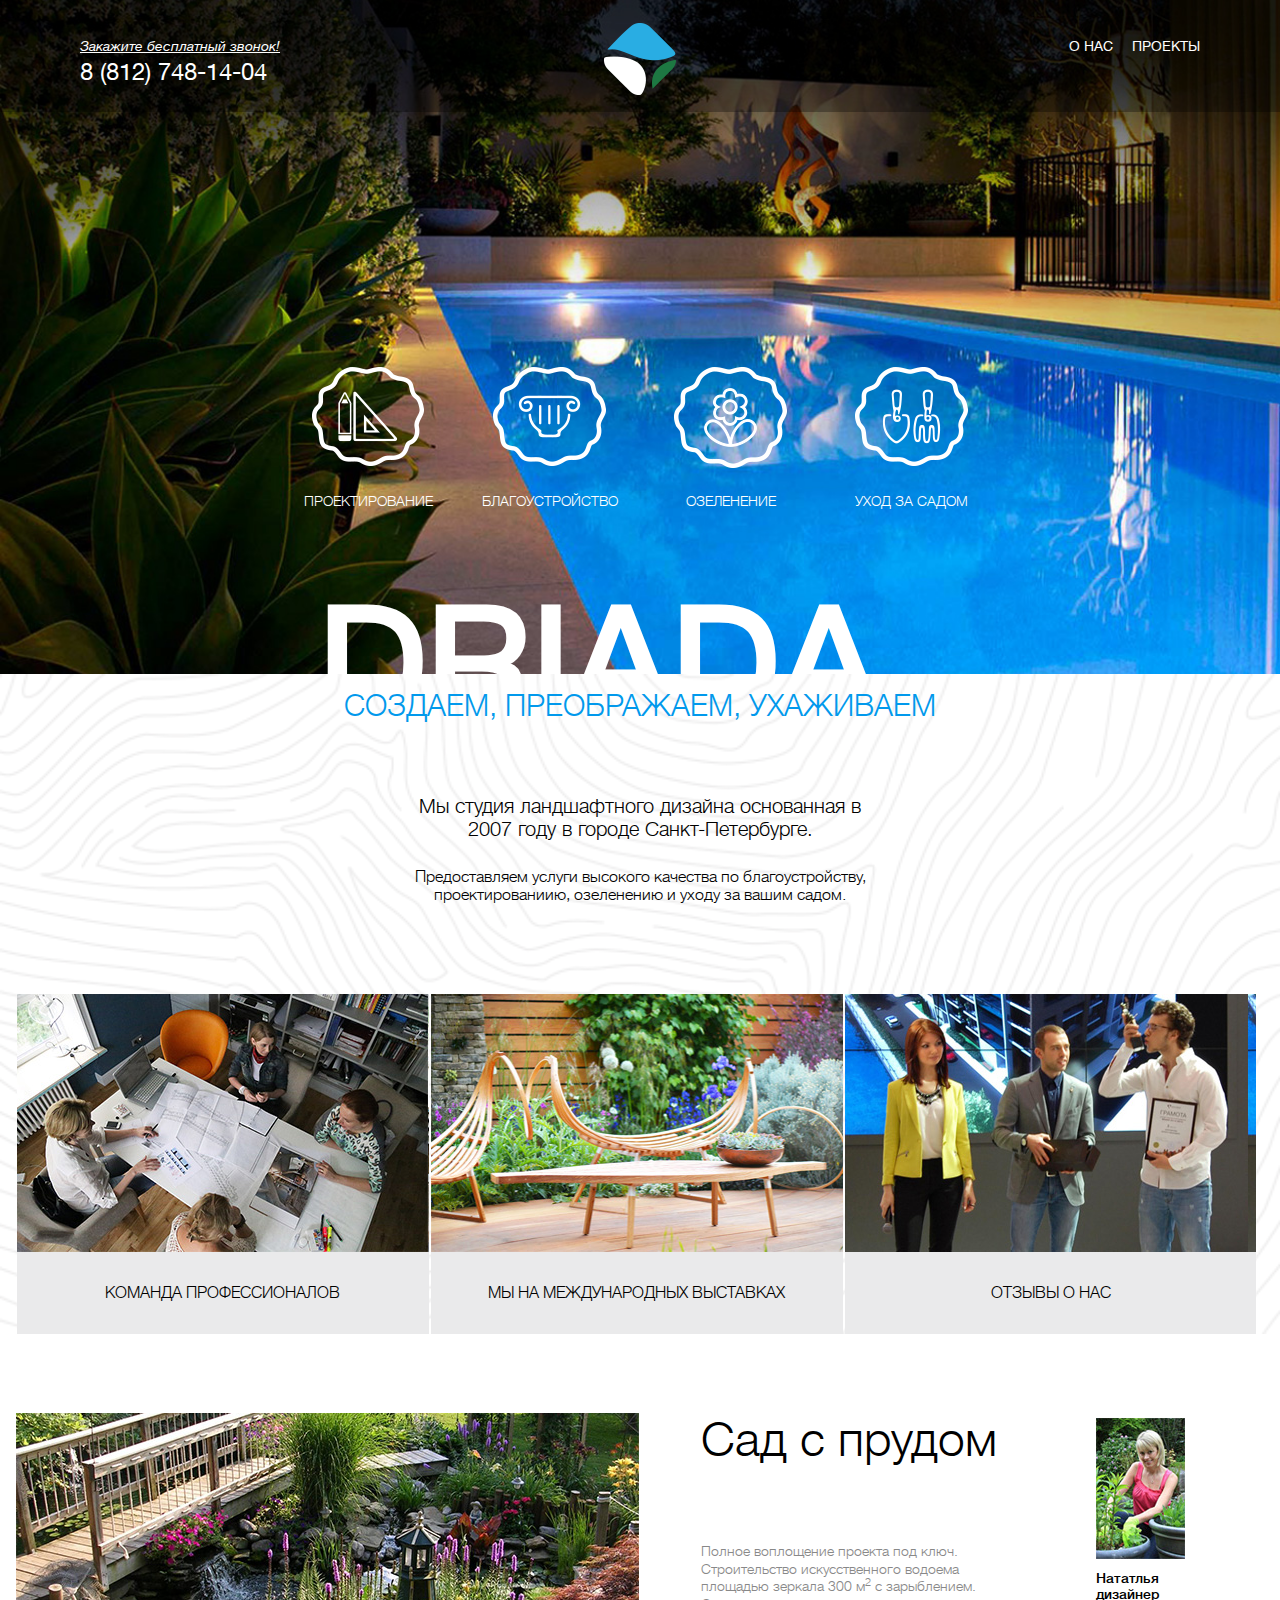
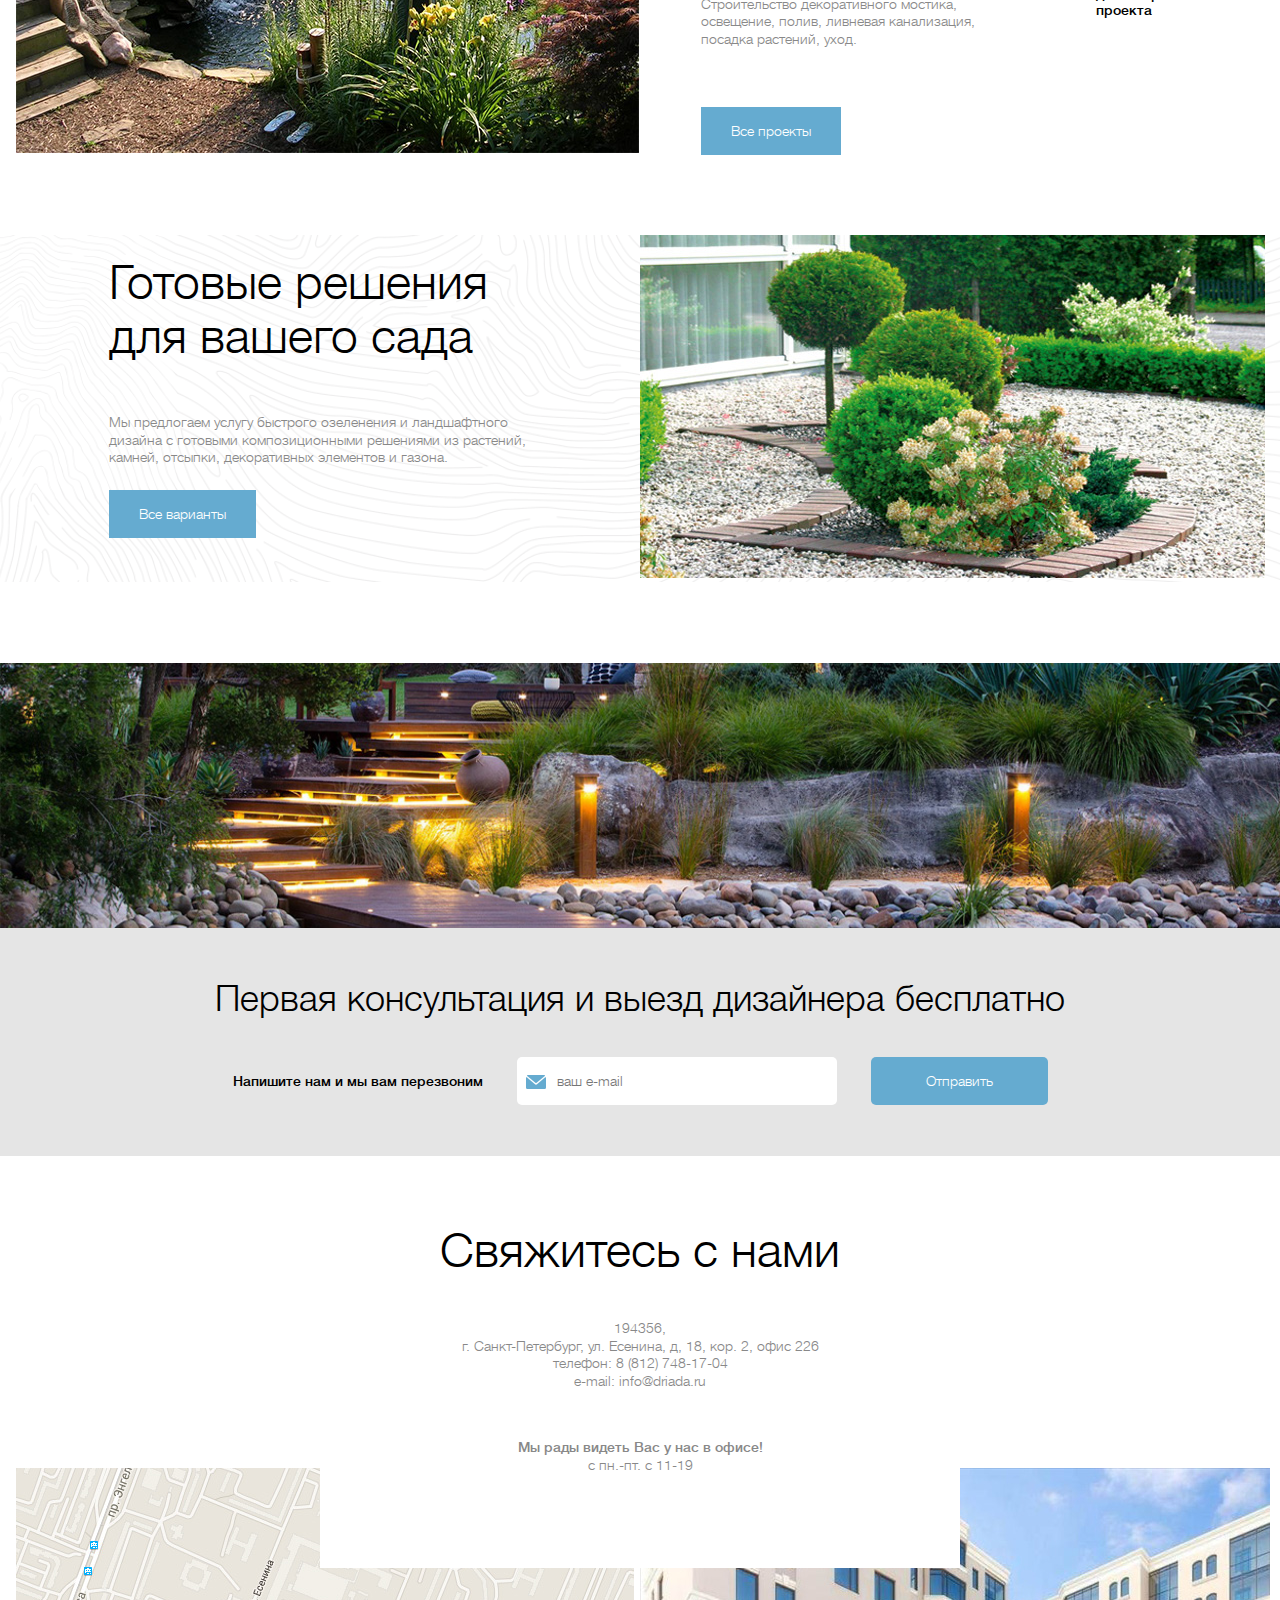
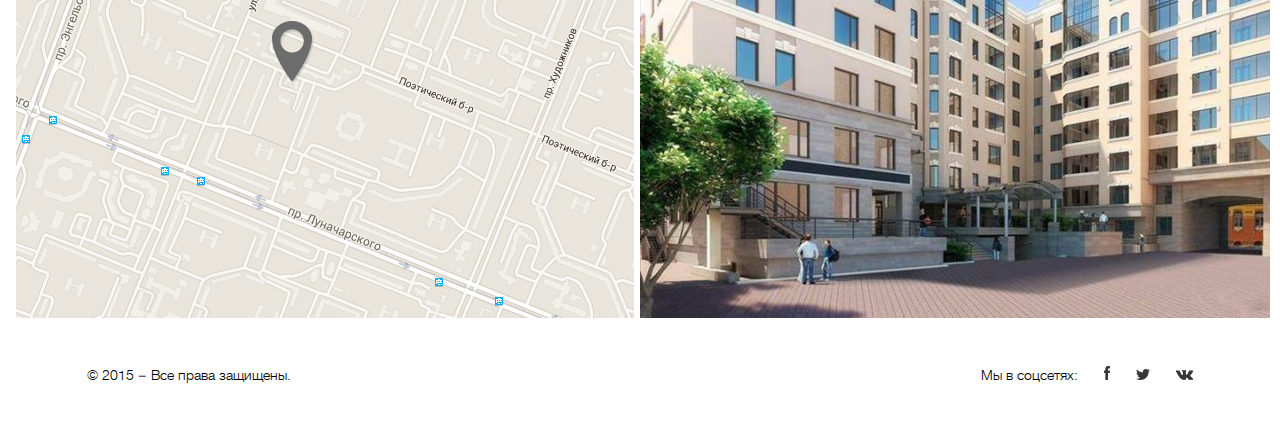
<file: index.html>
<!doctype html>
<!--[if lt IE 7]>      <html class="no-js lt-ie9 lt-ie8 lt-ie7" lang="ru"> <![endif]-->
<!--[if IE 7]>         <html class="no-js lt-ie9 lt-ie8" lang="ru"> <![endif]-->
<!--[if IE 8]>         <html class="no-js lt-ie9" lang="ru"> <![endif]-->
<!--[if gt IE 8]><!--> <html class="no-js" lang="ru"> <!--<![endif]-->
  <head>
    <meta charset="utf-8">
    <meta http-equiv="X-UA-Compatible" content="IE=edge">
    <title>Главная | Driada</title>
    <meta name="description" content="Мы студия ландшафтного дизайна 
основанная в 2007 году в городе Санкт-Петербурге.">
    <meta name="viewport" content="width=device-width, initial-scale=1">

    <link rel="stylesheet" href="css/normalize.min.css">
    <link rel="stylesheet" href="css/style.css">

    <!--[if lt IE 9]>
        <script src="js/html5-3.6-respond-1.4.2.min.js"></script>
    <![endif]-->
  </head>
  <body>
    <!--[if lt IE 8]>
        <p>You are using an <strong>outdated</strong> browser. Please <a href="http://browsehappy.com/">upgrade your browser</a> to improve your experience.</p>
    <![endif]-->
    
    <!-- promo -->
    <section class="promo main-promo">
      <!-- header -->
      <header class="header">
        <div class="container header-padding">

          <div class="header-contact">
            <a href="#" class="header-callback">Закажите бесплатный звонок!</a>
            <span class="header-phone">8 (812) 748-14-04</span>
          </div>

          <a href="index.html" class="header-logo"><img src="img/logo.png" alt="Логотип"></a>

          <nav class="header-menu">
            <ul>
              <li><a href="about-us.html">О нас</a></li>
              <li><a href="projects.html">Проекты</a></li>
            </ul>
          </nav>
        </div>
      </header>

      <div class="container">
        <div class="promo-services">
          <div class="promo-service-item promo-icon-design"><a href="#">Проектирование</a></div>
          <div class="promo-service-item promo-icon-beautify"><a href="#">Благоустройство</a></div>
          <div class="promo-service-item promo-icon-greenery"><a href="#">Озеленение</a></div>
          <div class="promo-service-item promo-icon-garden"><a href="#">Уход за садом</a></div>
        </div>
      </div>
    </section>
      
    <main>  
      <!-- about -->
      <section class="about">
        <div class="container">
          <p class="about-title">Создаем, преображаем, ухаживаем</p>
          <h3 class="about-subtitle">Мы студия ландшафтного дизайна основанная в 2007 году в городе Санкт-Петербурге. </h3>
          <p class="about-text">Предоставляем услуги высокого качества по благоустройству, проектированиию, озеленению и уходу за вашим садом.</p>
        </div>      
      
      <!-- advantages -->
      <section class="advantages">
        <div class="container">
          <div class="advantages-item">
            <div class="advantages-img advantages-team"></div>
            <p class="advantages-text">Команда профессионалов</p>
          </div>
           
          <div class="advantages-item">
            <div class="advantages-img advantages-exhibition"></div>
            <p class="advantages-text">Мы на международных выставках</p>
          </div>
          
          <div class="advantages-item">
            <div class="advantages-img advantages-reviews"></div>
            <p class="advantages-text">Отзывы о нас</p>
          </div>
        </div>
      </section>
      </section>
      
      
      <!-- main-project -->
      <section class="main-project">
        <div class="container">
         
          <div class="main-project-img"><img src="img/main-project.jpg" alt="Сад с прудом"></div>
          
          <div class="main-project-description">
            <figure class="main-project-designer-img">
              <img src="img/designer-nataly.jpg" alt="Нататлья, дизайнер проекта">
              <figcapion class="main-project-designer-text">Нататлья дизайнер проекта</figcapion>
            </figure>
            
            <h2 class="main-title">Сад с прудом</h2>
            <p class="main-text">
              Полное воплощение проекта под ключ. Строительство искусственного водоема площадью зеркала 300 м<sup>2</sup> с зарыблением. Строительство декоративного мостика, освещение, полив, ливневая канализация, посадка растений, уход.
            </p>
            <a href="projects.html" class="section-btn main-project-btn">Все проекты</a>
          </div>
        </div>
      </section>
      
      
      <!-- ready-made-solutions -->
      <section class="rm-solutions">
        <div class="container">
          <div class="main-project-description rm-description">
            <h2 class="main-title rm-title">Готовые решения <br> для вашего сада</h2>
            <p class="main-text rm-text">
              Мы предлогаем услугу быстрого озеленения и ландшафтного дизайна с готовыми композиционными решениями из растений, камней, отсыпки, декоративных элементов и газона.
            </p>
            <a href="project-garden.html" class="section-btn main-project-btn">Все варианты</a>
          </div>
          
          <div class="main-project-img"><img src="img/ready-made-solution.jpg" alt="Готовые решения для вашего сада"></div>
          
        </div>
      </section>
      
      
      <!-- consultation-promo -->
      <div class="consultation-promo"></div>
      
      <section class="consultation">
        <div class="container">
          <h2 class="consultation-title">Первая консультация и выезд дизайнера бесплатно</h2>
          <form action="" class="consultation-form">
            <label for="consultation-email">Напишите нам и мы вам перезвоним</label>
            <span class="mail-icon"><input type="email" name="email" id="consultation-email" placeholder="ваш e-mail" required></span> 
            <input class="section-btn" type="submit" value="Отправить">
          </form>
        </div>
      </section>
      
      
      <!-- contact -->
      <section class="contact">
        <div class="container">
          <div class="contact-information">
            <h2 class="contact-title">Свяжитесь с нами</h2>
            <p class="contact-text">
              194356,<br>
              г. Санкт-Петербург, ул. Есенина, д, 18, кор. 2, офис 226 <br>
              телефон: 8 (812) 748-17-04 <br>
              e-mail: info@driada.ru
            </p>
            <p class="contact-text">
              <b>Мы рады видеть Вас у нас в офисе!</b><br>
              с пн.-пт. с 11-19
            </p>
          </div>
          
          <div class="contact-map"><img src="img/map.jpg" alt="Карта"></div>
          <div class="contact-office"><img src="img/ofifce-photo.jpg" alt="Фото нашего бизнес-центра"></div>
        </div>
      </section>
    </main>
    
    
    <!-- footer -->
    <footer class="footer">
      <div class="container">
        <div class="copy"><p class="footer-text">© 2015 – Все права защищены.</p></div>
        <div class="social">
          <p class="footer-text">Мы в соцсетях:</p>
          <ul class="social-nav">
            <li><a href="#" class="social-fb"></a></li>
            <li><a href="#" class="social-tw"></a></li>
            <li><a href="#" class="social-vk"></a></li>
          </ul>
        </div>
      </div>
    </footer>

    <script src="https://ajax.googleapis.com/ajax/libs/jquery/2.2.0/jquery.min.js"></script>
    <script src="js/script.js"></script>
  </body>
</html>
</file>
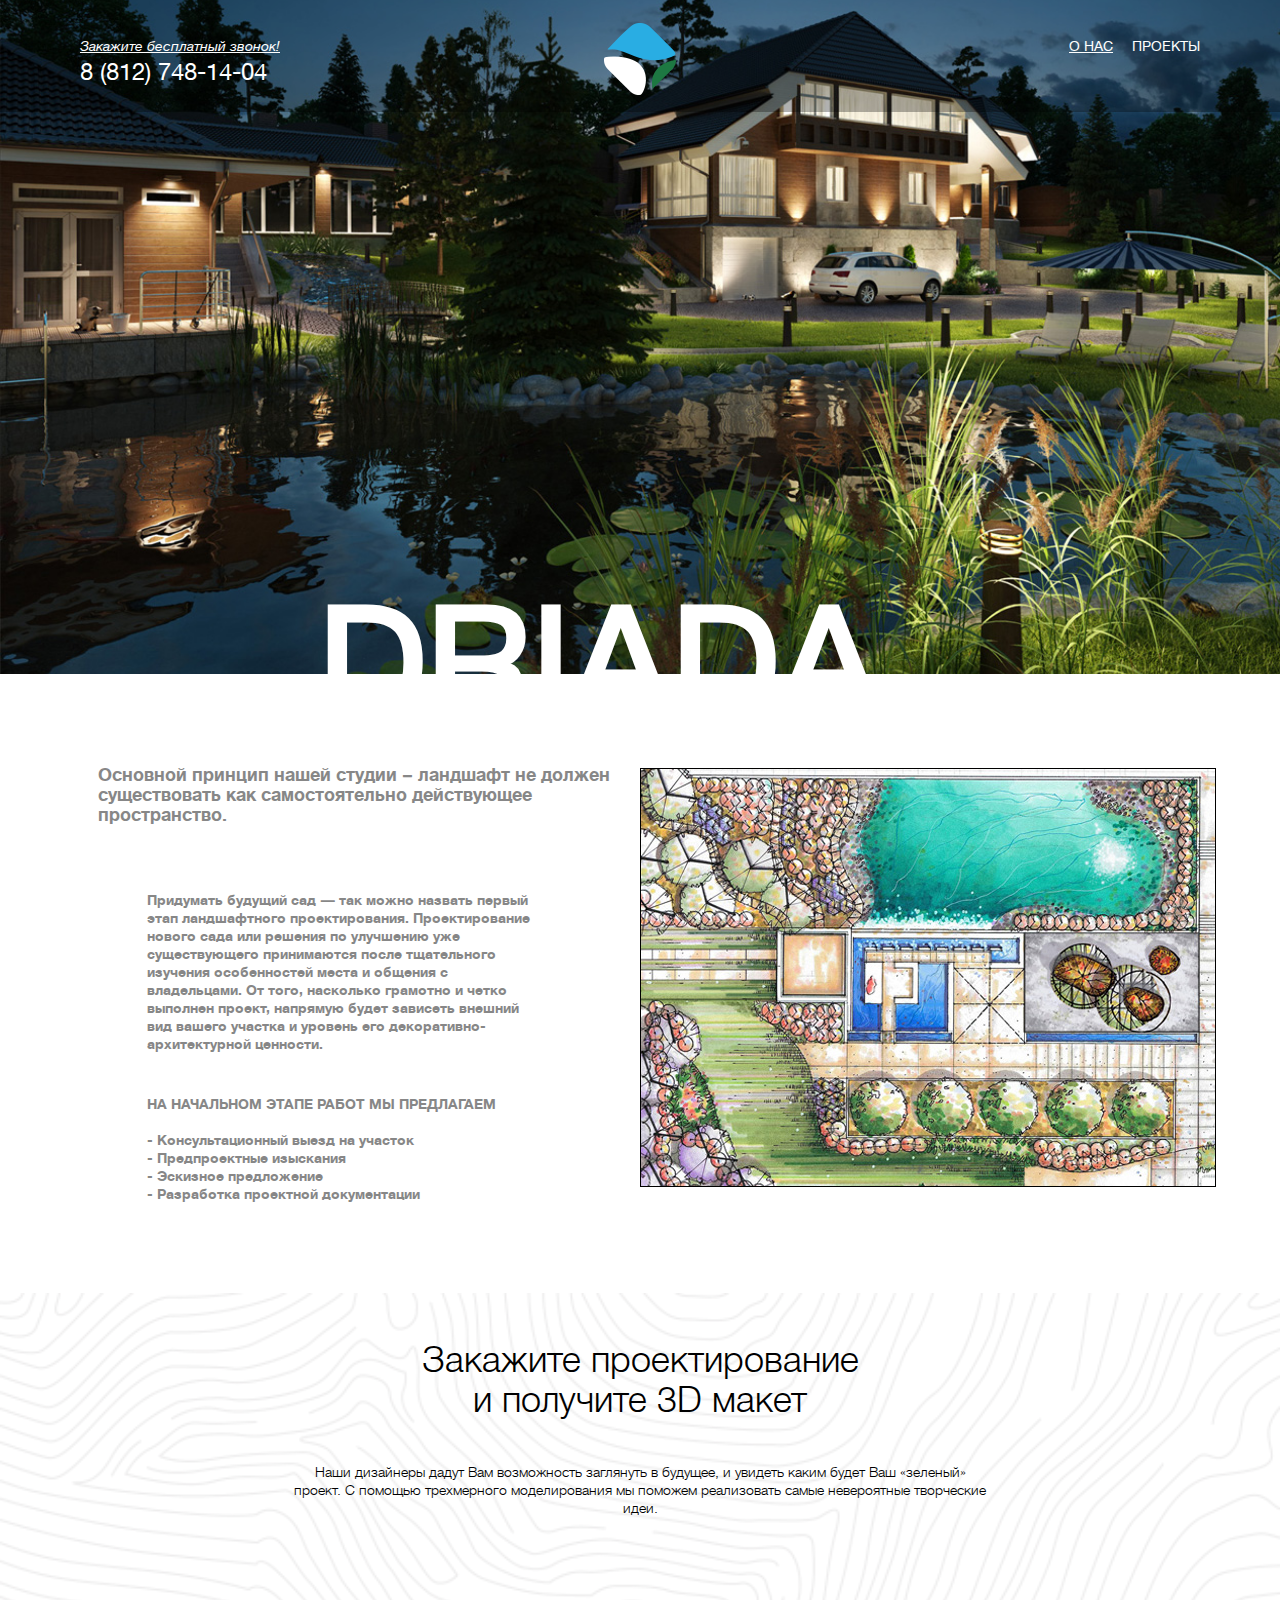
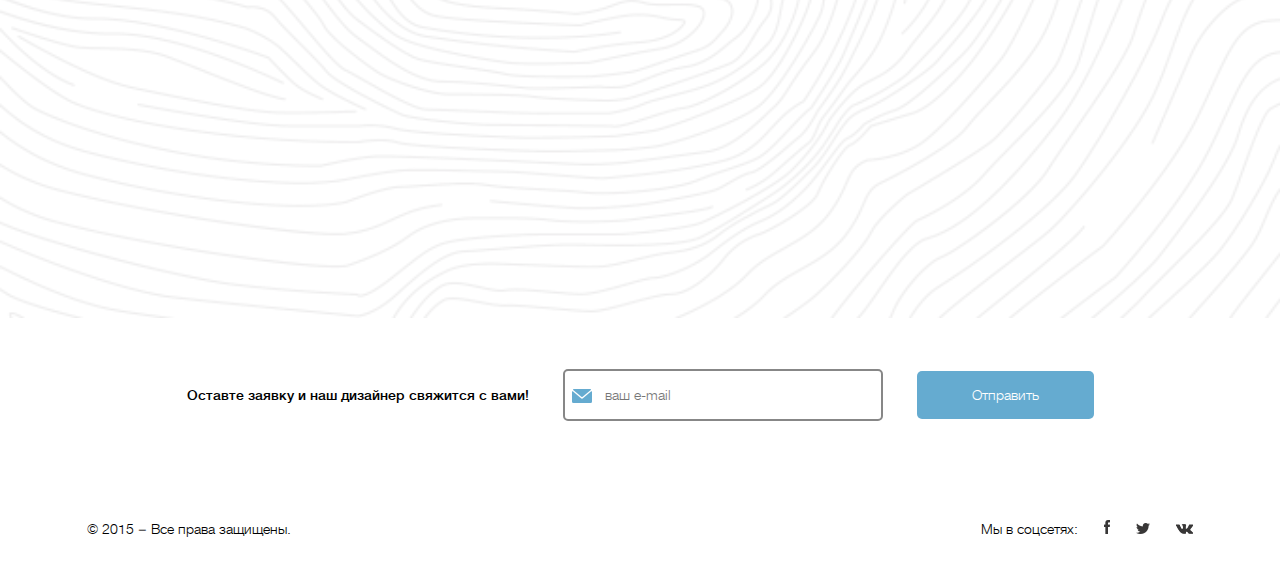
<file: about-us.html>
<!doctype html>
<!--[if lt IE 7]>      <html class="no-js lt-ie9 lt-ie8 lt-ie7" lang="ru"> <![endif]-->
<!--[if IE 7]>         <html class="no-js lt-ie9 lt-ie8" lang="ru"> <![endif]-->
<!--[if IE 8]>         <html class="no-js lt-ie9" lang="ru"> <![endif]-->
<!--[if gt IE 8]><!--> <html class="no-js" lang="ru"> <!--<![endif]-->
  <head>
    <meta charset="utf-8">
    <meta http-equiv="X-UA-Compatible" content="IE=edge">
    <title>О нас | Driada</title>
    <meta name="description" content="Мы студия ландшафтного дизайна 
основанная в 2007 году в городе Санкт-Петербурге.">
    <meta name="viewport" content="width=device-width, initial-scale=1">

    <link rel="stylesheet" href="css/normalize.min.css">
    <link rel="stylesheet" href="css/style.css">

    <!--[if lt IE 9]>
        <script src="js/html5-3.6-respond-1.4.2.min.js"></script>
    <![endif]-->
  </head>
  <body>
    <!--[if lt IE 8]>
        <p>You are using an <strong>outdated</strong> browser. Please <a href="http://browsehappy.com/">upgrade your browser</a> to improve your experience.</p>
    <![endif]-->
    
    <!-- promo -->
    <section class="promo about-us-promo">
      <!-- header -->
      <header class="header">
        <div class="container header-padding">

          <div class="header-contact">
            <a href="#" class="header-callback">Закажите бесплатный звонок!</a>
            <span class="header-phone">8 (812) 748-14-04</span>
          </div>

          <a href="index.html" class="header-logo"><img src="img/logo.png" alt="Логотип"></a>

          <nav class="header-menu">
            <ul>
              <li><a class="active" href="about-us.html">О нас</a></li>
              <li><a href="projects.html">Проекты</a></li>
            </ul>
          </nav>
        </div>
      </header>

    </section>
      
    <main>  
      <!-- about-us -->
      <section class="about-us">
        <div class="container">
          <div class="about-us-text-wrap">
            <h2 class="about-us-title">
              Основной принцип нашей студии – ландшафт не должен существовать как самостоятельно действующее пространство.
            </h2>
            <p class="about-us-text">
              Придумать будущий сад — так можно назвать 
первый этап ландшафтного проектирования.
Проектирование нового сада или решения по улучшению 
уже существующего принимаются после тщательного 
изучения особенностей места и общения с владельцами.
От того, насколько грамотно и четко выполнен проект, 
напрямую будет зависеть внешний вид вашего участка и уровень его декоративно-архитектурной ценности. 
            </p>
            <h3 class="about-us-subtitle">
              на начальном этапе работ мы предлагаем
            </h3>
            <ul class="about-us-ul about-us-text">
              <li>- Консультационный выезд на участок</li>
              <li>- Предпроектные изыскания</li>
              <li>- Эскизное предложение </li>
              <li>- Разработка проектной документации</li>
            </ul>
          </div>
          
          <div class="about-us-img">
            <img src="img/service-description.jpg" alt="Проект нашей студии">
          </div>
        </div>
      </section>
      
      <!-- offer -->
      <section class="offer">
        <div class="container">
          <h2 class="offer-title">Закажите проектирование<br> и получите 3D макет</h2>
          <p class="offer-text">Наши дизайнеры дадут Вам возможность заглянуть в будущее, и увидеть каким будет Ваш «зеленый» проект.  С помощью трехмерного моделирования мы поможем реализовать самые невероятные творческие идеи.</p>
          <div class="offer-video">
            <iframe width="620" height="345" src="https://www.youtube.com/embed/eq16xxUhKUA" allowfullscreen></iframe>
          </div>
        </div>
      </section>
      
      <!-- consultation -->
      <section class="consultation about-us-consultation">
        <div class="container">
          <form action="" class="consultation-form">
            <label for="consultation-email">Оставте заявку и наш дизайнер свяжится с вами!</label>
            <span class="mail-icon"><input type="email" name="email" id="consultation-email" placeholder="ваш e-mail" required></span> 
            <input class="section-btn" type="submit" value="Отправить">
          </form>
        </div>
      </section>
      
    </main>
    
    <!-- footer -->
    <footer class="footer">
      <div class="container">
        <div class="copy"><p class="footer-text">© 2015 – Все права защищены.</p></div>
        <div class="social">
          <p class="footer-text">Мы в соцсетях:</p>
          <ul class="social-nav">
            <li><a href="#" class="social-fb"></a></li>
            <li><a href="#" class="social-tw"></a></li>
            <li><a href="#" class="social-vk"></a></li>
          </ul>
        </div>
      </div>
    </footer>

    <script src="https://ajax.googleapis.com/ajax/libs/jquery/2.2.0/jquery.min.js"></script>
    <script src="js/script.js"></script>
  </body>
</html>
</file>
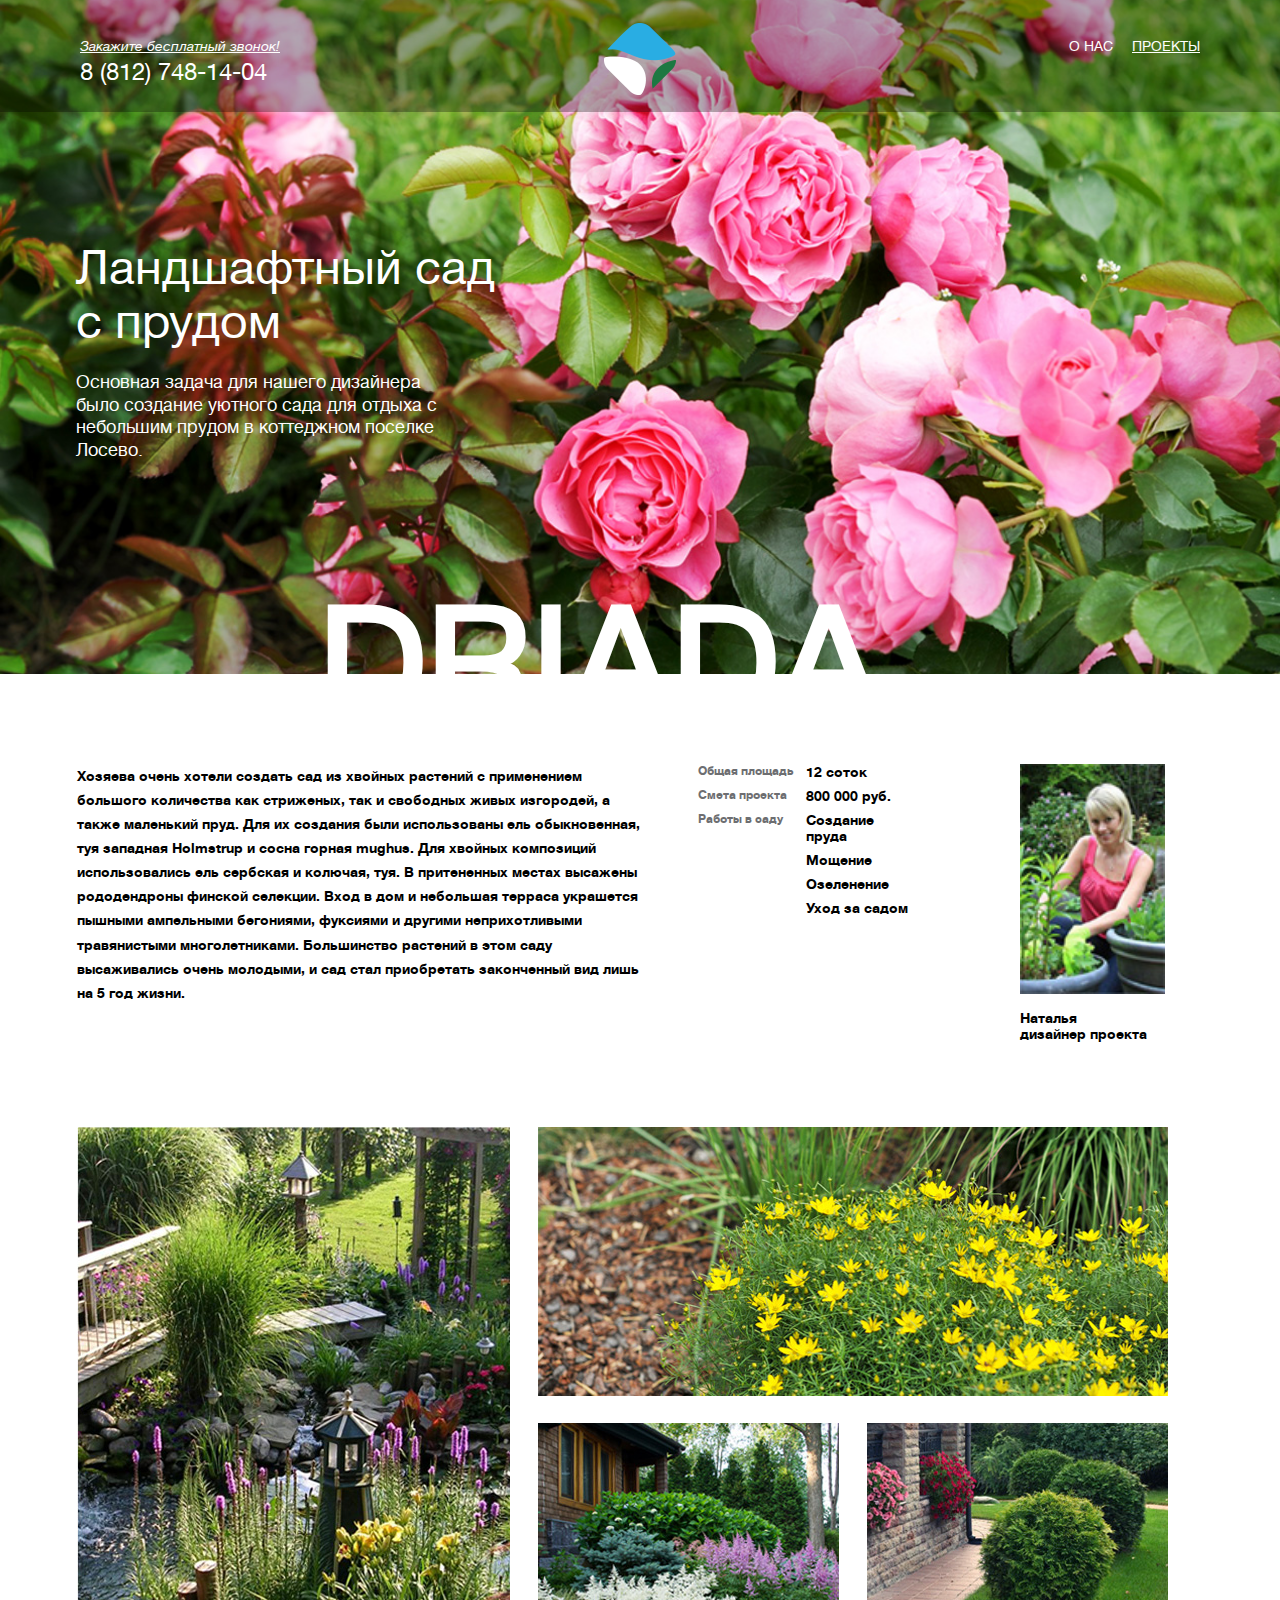
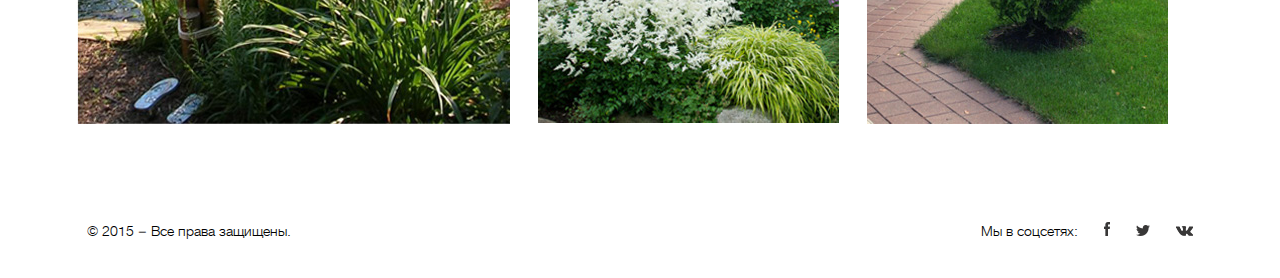
<file: project-garden.html>
<!doctype html>
<!--[if lt IE 7]>      <html class="no-js lt-ie9 lt-ie8 lt-ie7" lang="ru"> <![endif]-->
<!--[if IE 7]>         <html class="no-js lt-ie9 lt-ie8" lang="ru"> <![endif]-->
<!--[if IE 8]>         <html class="no-js lt-ie9" lang="ru"> <![endif]-->
<!--[if gt IE 8]><!--> <html class="no-js" lang="ru"> <!--<![endif]-->
  <head>
    <meta charset="utf-8">
    <meta http-equiv="X-UA-Compatible" content="IE=edge">
    <title>Проекты | Driada</title>
    <meta name="description" content="Мы студия ландшафтного дизайна 
основанная в 2007 году в городе Санкт-Петербурге.">
    <meta name="viewport" content="width=device-width, initial-scale=1">

    <link rel="stylesheet" href="css/normalize.min.css">
    <link rel="stylesheet" href="css/style.css">

    <!--[if lt IE 9]>
        <script src="js/html5-3.6-respond-1.4.2.min.js"></script>
    <![endif]-->
  </head>
  <body>
    <!--[if lt IE 8]>
        <p>You are using an <strong>outdated</strong> browser. Please <a href="http://browsehappy.com/">upgrade your browser</a> to improve your experience.</p>
    <![endif]-->
    
    <!-- promo -->
    <section class="promo project-garden-promo">
      <!-- header -->
      <header class="header">
        <div class="container header-padding">

          <div class="header-contact">
            <a href="#" class="header-callback">Закажите бесплатный звонок!</a>
            <span class="header-phone">8 (812) 748-14-04</span>
          </div>

          <a href="index.html" class="header-logo"><img src="img/logo.png" alt="Логотип"></a>

          <nav class="header-menu">
            <ul>
              <li><a href="about-us.html">О нас</a></li>
              <li><a class="active" href="projects.html">Проекты</a></li>
            </ul>
          </nav>
        </div>
      </header>
      
      <div class="container">
        <h1 class="promo-title promo-header">Ландшафтный сад с прудом</h1>
        <p class="promo-subtitle promo-text">Основная задача  для нашего дизайнера  было создание уютного сада для отдыха с небольшим прудом в коттеджном поселке Лосево.</p>
      </div>

    </section>
      
    <main>
      <section class="about-project">
        <div class="container about-project-padding">
          <p class="about-project-text">
            Хозяева очень хотели создать сад из хвойных растений с применением большого количества как стриженых, так и свободных живых изгородей, а также маленький пруд. Для их создания были использованы ель обыкновенная, туя западная Holmstrup и сосна горная mughus. Для хвойных композиций использовались ель сербская и колючая, туя. В притененных местах высажены рододендроны финской селекции. Вход в дом и небольшая терраса украшется пышными ампельными  бегониями, фуксиями и другими неприхотливыми травянистыми многолетниками. Большинство растений в этом саду высаживались очень молодыми, и сад стал приобретать законченный вид лишь на 5 год жизни.
          </p>
          <div class="about-project-description-wrap">
            <table class="about-project-description">
              <tr>
                <td>Общая площадь</td>
                <td>12 соток</td>
              </tr>
              <tr>
                <td>Смета проекта</td>
                <td>800 000 руб.</td>
              </tr>
              <tr>
                <td>Работы в саду</td>
                <td>
                  <ul>
                    <li>Создание пруда</li>
                    <li>Мощение</li>
                    <li>Озеленение</li>
                    <li>Уход за садом</li>
                  </ul>
                </td>
              </tr>
            </table>
          </div>
          <figure class="about-project-designer-img">
            <img src="img/designer-nataly.jpg" alt="Наталья дизайнер проекта">
            <figcaption class="about-project-designer-autor">Наталья<br> дизайнер проекта</figcaption>
          </figure>
        </div>
      </section>
      
      
      <!-- project-images -->
      <section class="project-images">
        <div class="container about-project-padding">
          <div class="img-vertical">
            <img src="img/project-garden/project-photo-vertical.jpg" alt="Фотография наших работ">
          </div>
          
          <div class="img-horisontal">
            <img src="img/project-garden/project-photo-horisontal.jpg" alt="Фотография наших работ">
          </div>
          
          <div class="img-square">
            <img src="img/project-garden/project-photo-square1.jpg" alt="Фотография наших работ">
          </div>
          
          <div class="img-square">
            <img src="img/project-garden/project-photo-square2.jpg" alt="Фотография наших работ">
          </div>
        </div>
      </section>
    </main>
    
    
    <!-- footer -->
    <footer class="footer">
      <div class="container">
        <div class="copy"><p class="footer-text">© 2015 – Все права защищены.</p></div>
        <div class="social">
          <p class="footer-text">Мы в соцсетях:</p>
          <ul class="social-nav">
            <li><a href="#" class="social-fb"></a></li>
            <li><a href="#" class="social-tw"></a></li>
            <li><a href="#" class="social-vk"></a></li>
          </ul>
        </div>
      </div>
    </footer>

    <script src="https://ajax.googleapis.com/ajax/libs/jquery/2.2.0/jquery.min.js"></script>
    <script src="js/script.js"></script>
  </body>
</html>
</file>
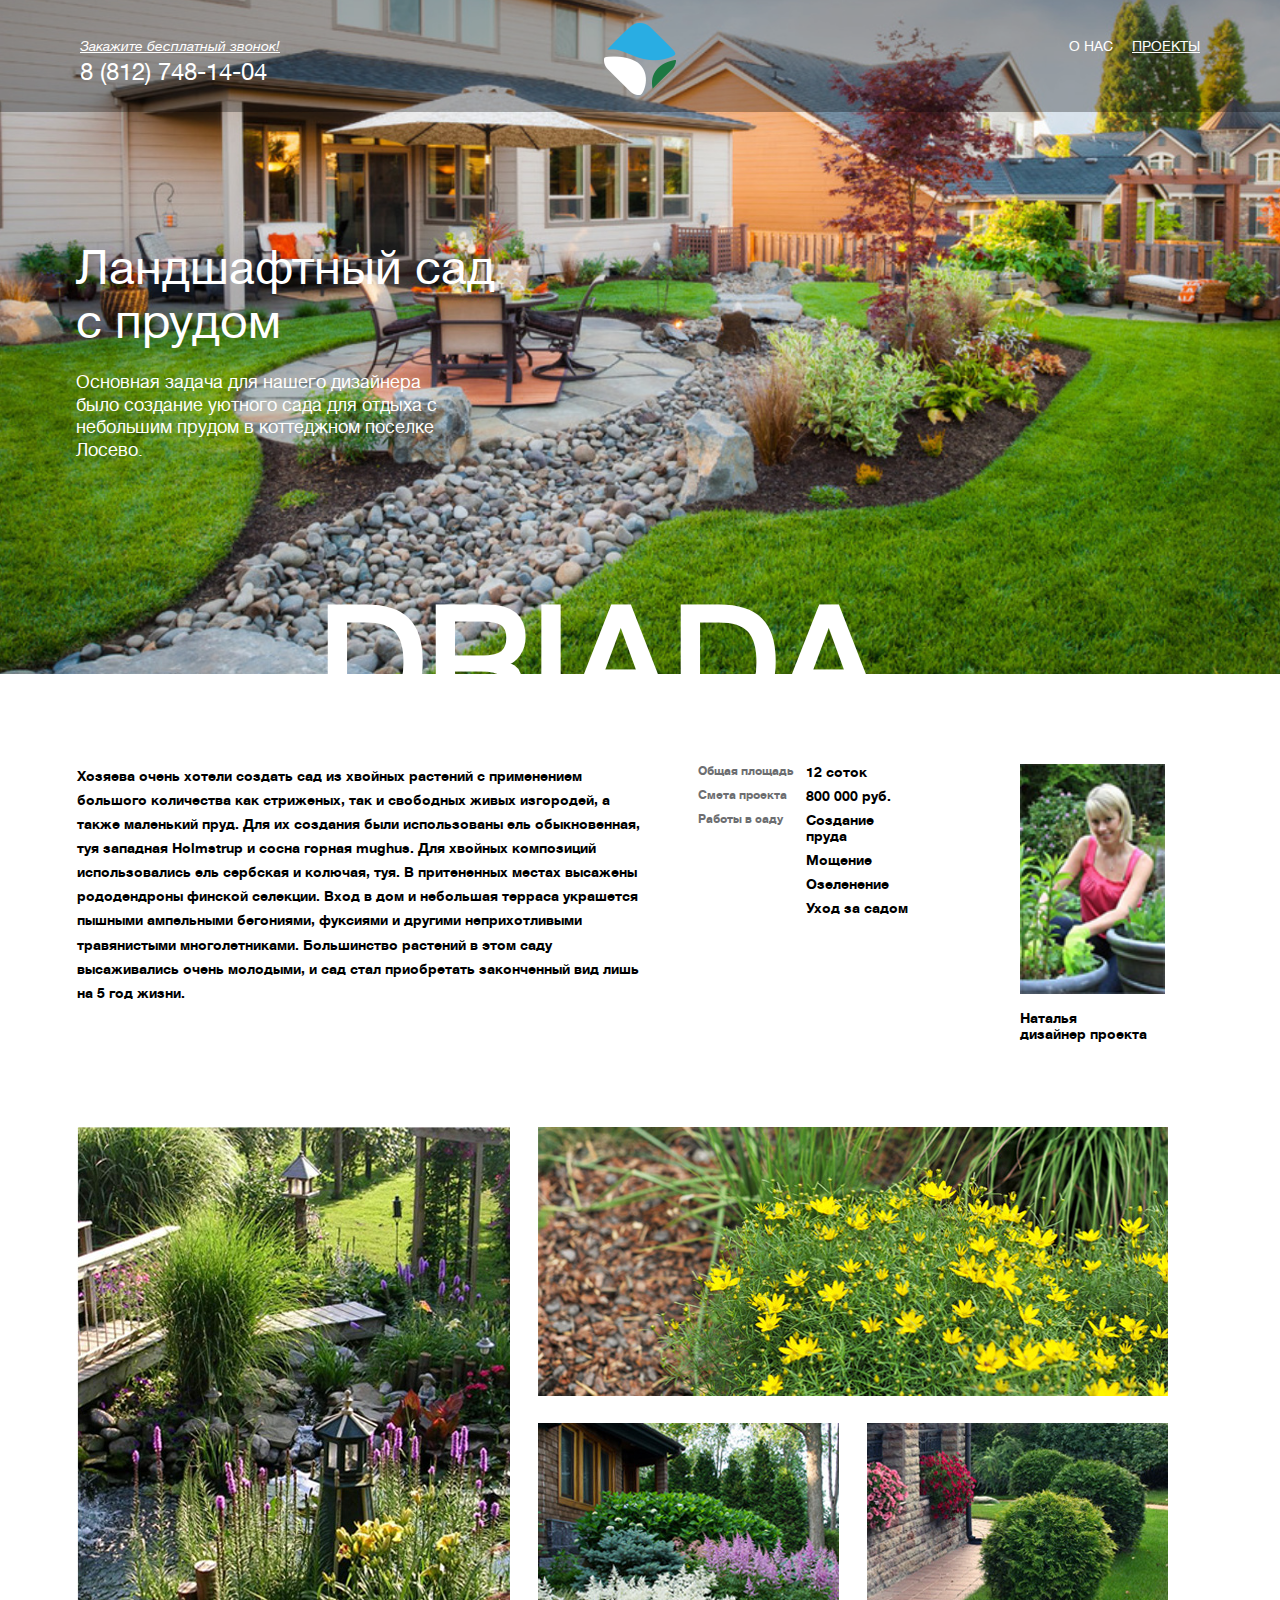
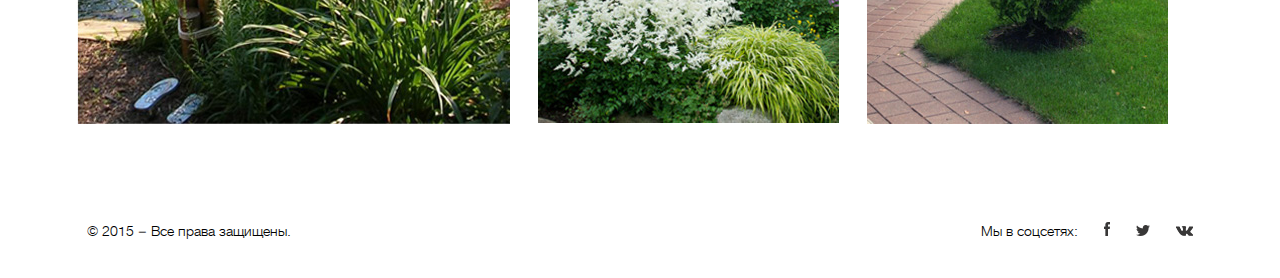
<file: project-gatchina.html>
<!doctype html>
<!--[if lt IE 7]>      <html class="no-js lt-ie9 lt-ie8 lt-ie7" lang="ru"> <![endif]-->
<!--[if IE 7]>         <html class="no-js lt-ie9 lt-ie8" lang="ru"> <![endif]-->
<!--[if IE 8]>         <html class="no-js lt-ie9" lang="ru"> <![endif]-->
<!--[if gt IE 8]><!--> <html class="no-js" lang="ru"> <!--<![endif]-->
  <head>
    <meta charset="utf-8">
    <meta http-equiv="X-UA-Compatible" content="IE=edge">
    <title>Проекты | Driada</title>
    <meta name="description" content="Мы студия ландшафтного дизайна 
основанная в 2007 году в городе Санкт-Петербурге.">
    <meta name="viewport" content="width=device-width, initial-scale=1">

    <link rel="stylesheet" href="css/normalize.min.css">
    <link rel="stylesheet" href="css/style.css">

    <!--[if lt IE 9]>
        <script src="js/html5-3.6-respond-1.4.2.min.js"></script>
    <![endif]-->
  </head>
  <body>
    <!--[if lt IE 8]>
        <p>You are using an <strong>outdated</strong> browser. Please <a href="http://browsehappy.com/">upgrade your browser</a> to improve your experience.</p>
    <![endif]-->
    
    <!-- promo -->
    <section class="promo project-gatchina-promo">
      <!-- header -->
      <header class="header">
        <div class="container header-padding">

          <div class="header-contact">
            <a href="#" class="header-callback">Закажите бесплатный звонок!</a>
            <span class="header-phone">8 (812) 748-14-04</span>
          </div>

          <a href="index.html" class="header-logo"><img src="img/logo.png" alt="Логотип"></a>

          <nav class="header-menu">
            <ul>
              <li><a href="about-us.html">О нас</a></li>
              <li><a class="active" href="projects.html">Проекты</a></li>
            </ul>
          </nav>
        </div>
      </header>
      
      <div class="container">
        <h1 class="promo-title promo-header">Ландшафтный сад с прудом</h1>
        <p class="promo-subtitle promo-text">Основная задача  для нашего дизайнера  было создание уютного сада для отдыха с небольшим прудом в коттеджном поселке Лосево.</p>
      </div>

    </section>
      
    <main>
      <section class="about-project">
        <div class="container about-project-padding">
          <p class="about-project-text">
            Хозяева очень хотели создать сад из хвойных растений с применением большого количества как стриженых, так и свободных живых изгородей, а также маленький пруд. Для их создания были использованы ель обыкновенная, туя западная Holmstrup и сосна горная mughus. Для хвойных композиций использовались ель сербская и колючая, туя. В притененных местах высажены рододендроны финской селекции. Вход в дом и небольшая терраса украшется пышными ампельными  бегониями, фуксиями и другими неприхотливыми травянистыми многолетниками. Большинство растений в этом саду высаживались очень молодыми, и сад стал приобретать законченный вид лишь на 5 год жизни.
          </p>
          <div class="about-project-description-wrap">
            <table class="about-project-description">
              <tr>
                <td>Общая площадь</td>
                <td>12 соток</td>
              </tr>
              <tr>
                <td>Смета проекта</td>
                <td>800 000 руб.</td>
              </tr>
              <tr>
                <td>Работы в саду</td>
                <td>
                  <ul>
                    <li>Создание пруда</li>
                    <li>Мощение</li>
                    <li>Озеленение</li>
                    <li>Уход за садом</li>
                  </ul>
                </td>
              </tr>
            </table>
          </div>
          <figure class="about-project-designer-img">
            <img src="img/designer-nataly.jpg" alt="Наталья дизайнер проекта">
            <figcaption class="about-project-designer-autor">Наталья<br> дизайнер проекта</figcaption>
          </figure>
        </div>
      </section>
      
      
      <!-- project-images -->
      <section class="project-images">
        <div class="container about-project-padding">
          <div class="img-vertical">
            <img src="img/project-gatchina/project-photo-vertical.jpg" alt="Фотография наших работ">
          </div>
          
          <div class="img-horisontal">
            <img src="img/project-gatchina/project-photo-horisontal.jpg" alt="Фотография наших работ">
          </div>
          
          <div class="img-square">
            <img src="img/project-gatchina/project-photo-square1.jpg" alt="Фотография наших работ">
          </div>
          
          <div class="img-square">
            <img src="img/project-gatchina/project-photo-square2.jpg" alt="Фотография наших работ">
          </div>
        </div>
      </section>
    </main>
    
    
    <!-- footer -->
    <footer class="footer">
      <div class="container">
        <div class="copy"><p class="footer-text">© 2015 – Все права защищены.</p></div>
        <div class="social">
          <p class="footer-text">Мы в соцсетях:</p>
          <ul class="social-nav">
            <li><a href="#" class="social-fb"></a></li>
            <li><a href="#" class="social-tw"></a></li>
            <li><a href="#" class="social-vk"></a></li>
          </ul>
        </div>
      </div>
    </footer>

    <script src="https://ajax.googleapis.com/ajax/libs/jquery/2.2.0/jquery.min.js"></script>
    <script src="js/script.js"></script>
  </body>
</html>
</file>
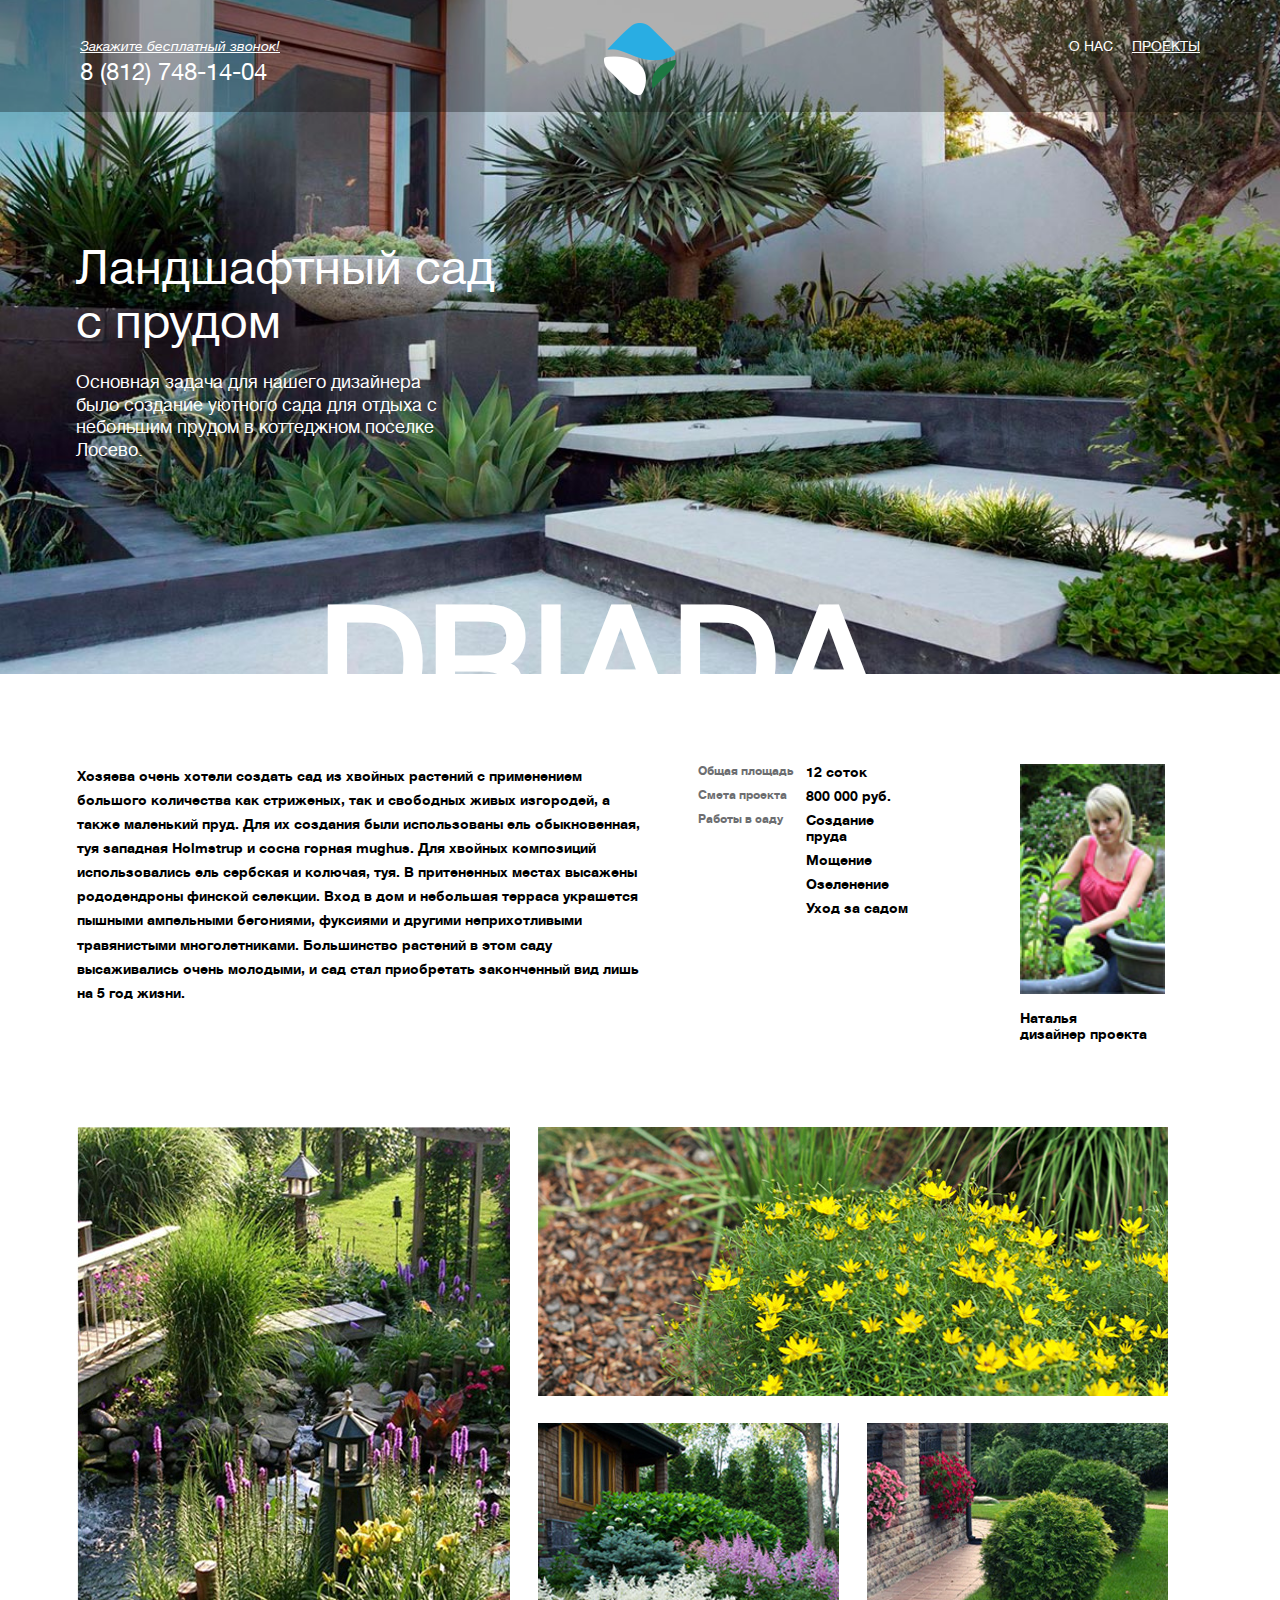
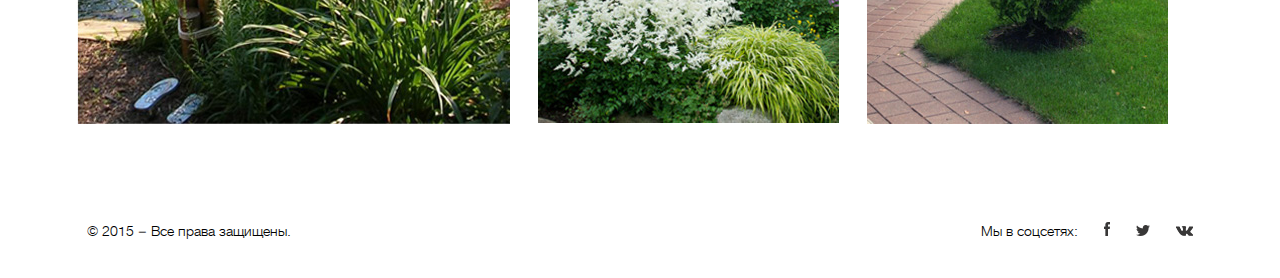
<file: project-green-roscha.html>
<!doctype html>
<!--[if lt IE 7]>      <html class="no-js lt-ie9 lt-ie8 lt-ie7" lang="ru"> <![endif]-->
<!--[if IE 7]>         <html class="no-js lt-ie9 lt-ie8" lang="ru"> <![endif]-->
<!--[if IE 8]>         <html class="no-js lt-ie9" lang="ru"> <![endif]-->
<!--[if gt IE 8]><!--> <html class="no-js" lang="ru"> <!--<![endif]-->
  <head>
    <meta charset="utf-8">
    <meta http-equiv="X-UA-Compatible" content="IE=edge">
    <title>Проекты | Driada</title>
    <meta name="description" content="Мы студия ландшафтного дизайна 
основанная в 2007 году в городе Санкт-Петербурге.">
    <meta name="viewport" content="width=device-width, initial-scale=1">

    <link rel="stylesheet" href="css/normalize.min.css">
    <link rel="stylesheet" href="css/style.css">

    <!--[if lt IE 9]>
        <script src="js/html5-3.6-respond-1.4.2.min.js"></script>
    <![endif]-->
  </head>
  <body>
    <!--[if lt IE 8]>
        <p>You are using an <strong>outdated</strong> browser. Please <a href="http://browsehappy.com/">upgrade your browser</a> to improve your experience.</p>
    <![endif]-->
    
    <!-- promo -->
    <section class="promo project-green-roscha-promo">
      <!-- header -->
      <header class="header">
        <div class="container header-padding">

          <div class="header-contact">
            <a href="#" class="header-callback">Закажите бесплатный звонок!</a>
            <span class="header-phone">8 (812) 748-14-04</span>
          </div>

          <a href="index.html" class="header-logo"><img src="img/logo.png" alt="Логотип"></a>

          <nav class="header-menu">
            <ul>
              <li><a href="about-us.html">О нас</a></li>
              <li><a class="active" href="projects.html">Проекты</a></li>
            </ul>
          </nav>
        </div>
      </header>
      
      <div class="container">
        <h1 class="promo-title promo-header">Ландшафтный сад с прудом</h1>
        <p class="promo-subtitle promo-text">Основная задача  для нашего дизайнера  было создание уютного сада для отдыха с небольшим прудом в коттеджном поселке Лосево.</p>
      </div>

    </section>
      
    <main>
      <section class="about-project">
        <div class="container about-project-padding">
          <p class="about-project-text">
            Хозяева очень хотели создать сад из хвойных растений с применением большого количества как стриженых, так и свободных живых изгородей, а также маленький пруд. Для их создания были использованы ель обыкновенная, туя западная Holmstrup и сосна горная mughus. Для хвойных композиций использовались ель сербская и колючая, туя. В притененных местах высажены рододендроны финской селекции. Вход в дом и небольшая терраса украшется пышными ампельными  бегониями, фуксиями и другими неприхотливыми травянистыми многолетниками. Большинство растений в этом саду высаживались очень молодыми, и сад стал приобретать законченный вид лишь на 5 год жизни.
          </p>
          <div class="about-project-description-wrap">
            <table class="about-project-description">
              <tr>
                <td>Общая площадь</td>
                <td>12 соток</td>
              </tr>
              <tr>
                <td>Смета проекта</td>
                <td>800 000 руб.</td>
              </tr>
              <tr>
                <td>Работы в саду</td>
                <td>
                  <ul>
                    <li>Создание пруда</li>
                    <li>Мощение</li>
                    <li>Озеленение</li>
                    <li>Уход за садом</li>
                  </ul>
                </td>
              </tr>
            </table>
          </div>
          <figure class="about-project-designer-img">
            <img src="img/designer-nataly.jpg" alt="Наталья дизайнер проекта">
            <figcaption class="about-project-designer-autor">Наталья<br> дизайнер проекта</figcaption>
          </figure>
        </div>
      </section>
      
      
      <!-- project-images -->
      <section class="project-images">
        <div class="container about-project-padding">
          <div class="img-vertical">
            <img src="img/project-green-roscha/project-photo-vertical.jpg" alt="Фотография наших работ">
          </div>
          
          <div class="img-horisontal">
            <img src="img/project-green-roscha/project-photo-horisontal.jpg" alt="Фотография наших работ">
          </div>
          
          <div class="img-square">
            <img src="img/project-green-roscha/project-photo-square1.jpg" alt="Фотография наших работ">
          </div>
          
          <div class="img-square">
            <img src="img/project-green-roscha/project-photo-square2.jpg" alt="Фотография наших работ">
          </div>
        </div>
      </section>
    </main>
    
    
    <!-- footer -->
    <footer class="footer">
      <div class="container">
        <div class="copy"><p class="footer-text">© 2015 – Все права защищены.</p></div>
        <div class="social">
          <p class="footer-text">Мы в соцсетях:</p>
          <ul class="social-nav">
            <li><a href="#" class="social-fb"></a></li>
            <li><a href="#" class="social-tw"></a></li>
            <li><a href="#" class="social-vk"></a></li>
          </ul>
        </div>
      </div>
    </footer>

    <script src="https://ajax.googleapis.com/ajax/libs/jquery/2.2.0/jquery.min.js"></script>
    <script src="js/script.js"></script>
  </body>
</html>
</file>
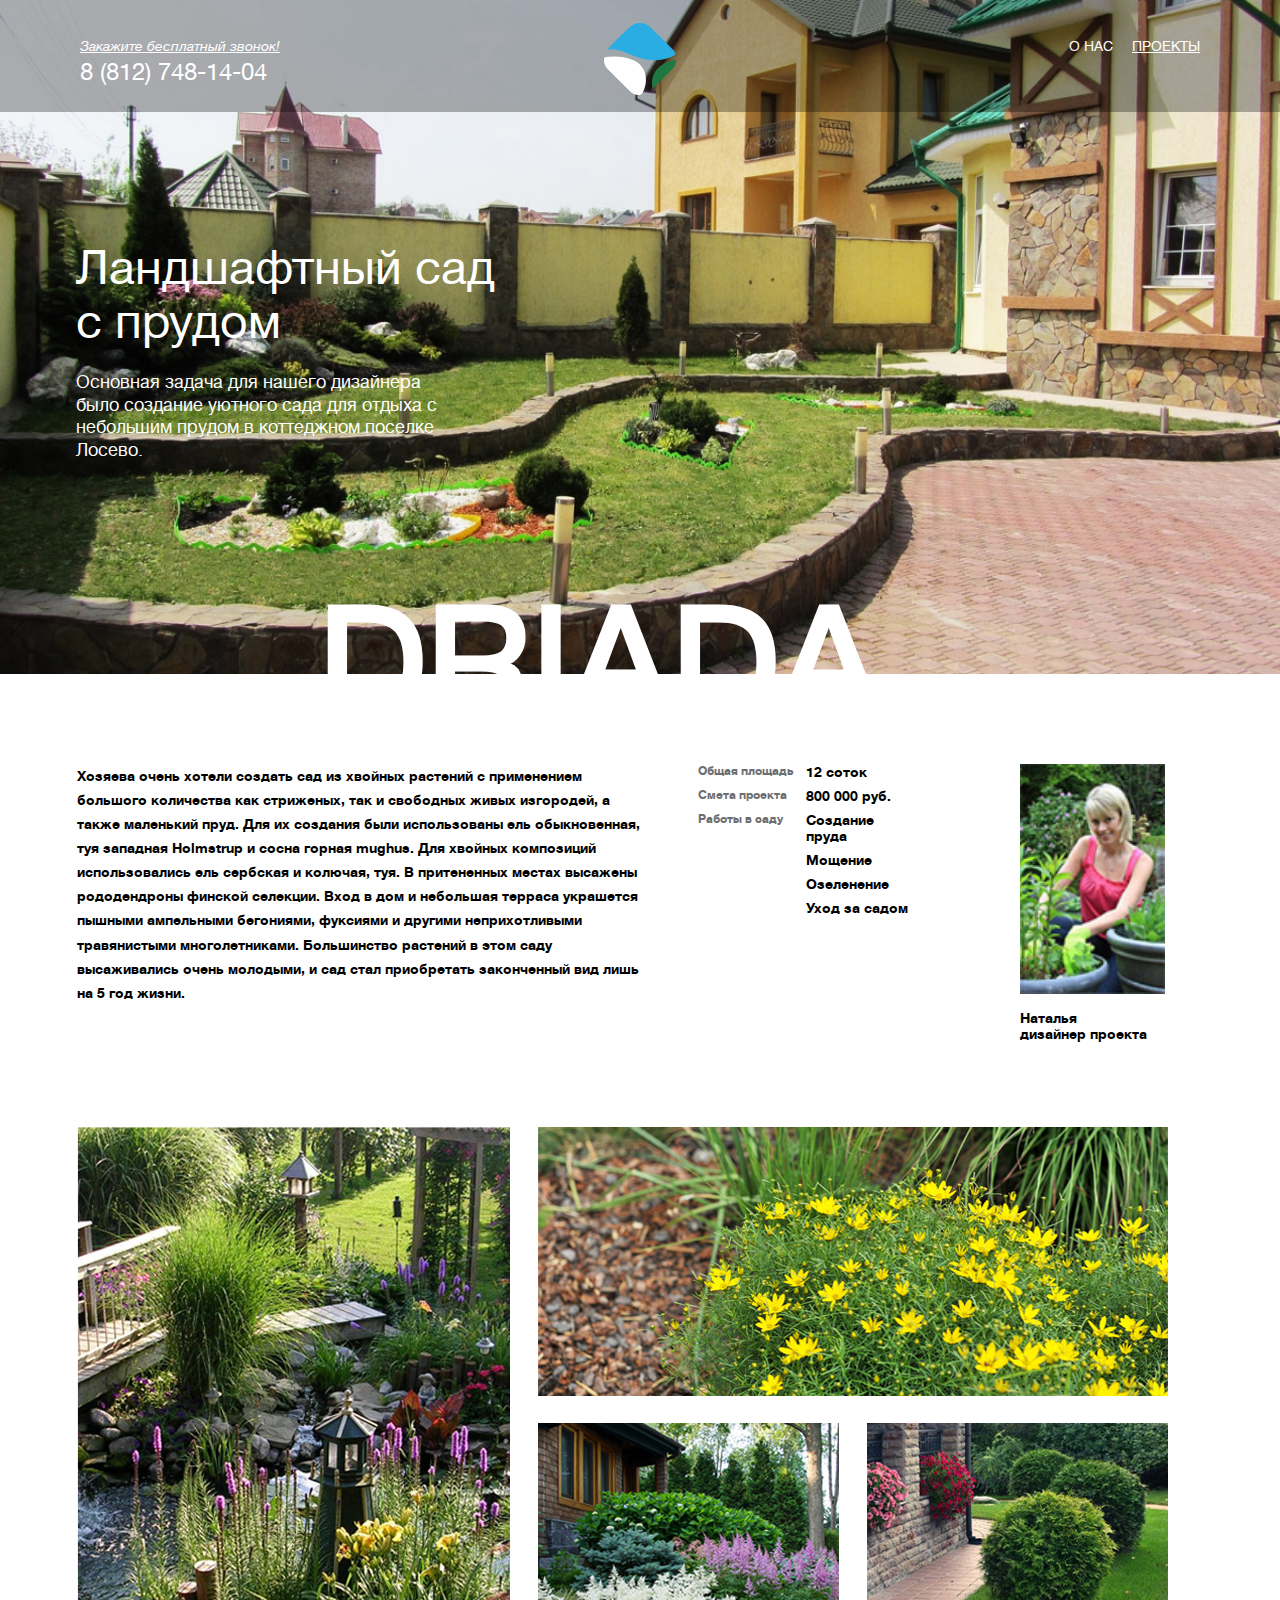
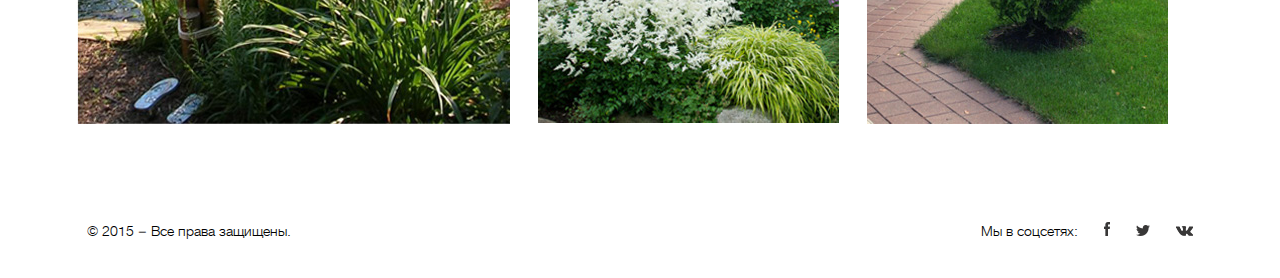
<file: project-malinovo.html>
<!doctype html>
<!--[if lt IE 7]>      <html class="no-js lt-ie9 lt-ie8 lt-ie7" lang="ru"> <![endif]-->
<!--[if IE 7]>         <html class="no-js lt-ie9 lt-ie8" lang="ru"> <![endif]-->
<!--[if IE 8]>         <html class="no-js lt-ie9" lang="ru"> <![endif]-->
<!--[if gt IE 8]><!--> <html class="no-js" lang="ru"> <!--<![endif]-->
  <head>
    <meta charset="utf-8">
    <meta http-equiv="X-UA-Compatible" content="IE=edge">
    <title>Проекты | Driada</title>
    <meta name="description" content="Мы студия ландшафтного дизайна 
основанная в 2007 году в городе Санкт-Петербурге.">
    <meta name="viewport" content="width=device-width, initial-scale=1">

    <link rel="stylesheet" href="css/normalize.min.css">
    <link rel="stylesheet" href="css/style.css">

    <!--[if lt IE 9]>
        <script src="js/html5-3.6-respond-1.4.2.min.js"></script>
    <![endif]-->
  </head>
  <body>
    <!--[if lt IE 8]>
        <p>You are using an <strong>outdated</strong> browser. Please <a href="http://browsehappy.com/">upgrade your browser</a> to improve your experience.</p>
    <![endif]-->
    
    <!-- promo -->
    <section class="promo project-malinovo-promo">
      <!-- header -->
      <header class="header">
        <div class="container header-padding">

          <div class="header-contact">
            <a href="#" class="header-callback">Закажите бесплатный звонок!</a>
            <span class="header-phone">8 (812) 748-14-04</span>
          </div>

          <a href="index.html" class="header-logo"><img src="img/logo.png" alt="Логотип"></a>

          <nav class="header-menu">
            <ul>
              <li><a href="about-us.html">О нас</a></li>
              <li><a class="active" href="projects.html">Проекты</a></li>
            </ul>
          </nav>
        </div>
      </header>
      
      <div class="container">
        <h1 class="promo-title promo-header">Ландшафтный сад с прудом</h1>
        <p class="promo-subtitle promo-text">Основная задача  для нашего дизайнера  было создание уютного сада для отдыха с небольшим прудом в коттеджном поселке Лосево.</p>
      </div>

    </section>
      
    <main>
      <section class="about-project">
        <div class="container about-project-padding">
          <p class="about-project-text">
            Хозяева очень хотели создать сад из хвойных растений с применением большого количества как стриженых, так и свободных живых изгородей, а также маленький пруд. Для их создания были использованы ель обыкновенная, туя западная Holmstrup и сосна горная mughus. Для хвойных композиций использовались ель сербская и колючая, туя. В притененных местах высажены рододендроны финской селекции. Вход в дом и небольшая терраса украшется пышными ампельными  бегониями, фуксиями и другими неприхотливыми травянистыми многолетниками. Большинство растений в этом саду высаживались очень молодыми, и сад стал приобретать законченный вид лишь на 5 год жизни.
          </p>
          <div class="about-project-description-wrap">
            <table class="about-project-description">
              <tr>
                <td>Общая площадь</td>
                <td>12 соток</td>
              </tr>
              <tr>
                <td>Смета проекта</td>
                <td>800 000 руб.</td>
              </tr>
              <tr>
                <td>Работы в саду</td>
                <td>
                  <ul>
                    <li>Создание пруда</li>
                    <li>Мощение</li>
                    <li>Озеленение</li>
                    <li>Уход за садом</li>
                  </ul>
                </td>
              </tr>
            </table>
          </div>
          <figure class="about-project-designer-img">
            <img src="img/designer-nataly.jpg" alt="Наталья дизайнер проекта">
            <figcaption class="about-project-designer-autor">Наталья<br> дизайнер проекта</figcaption>
          </figure>
        </div>
      </section>
      
      
      <!-- project-images -->
      <section class="project-images">
        <div class="container about-project-padding">
          <div class="img-vertical">
            <img src="img/project-malinovo/project-photo-vertical.jpg" alt="Фотография наших работ">
          </div>
          
          <div class="img-horisontal">
            <img src="img/project-malinovo/project-photo-horisontal.jpg" alt="Фотография наших работ">
          </div>
          
          <div class="img-square">
            <img src="img/project-malinovo/project-photo-square1.jpg" alt="Фотография наших работ">
          </div>
          
          <div class="img-square">
            <img src="img/project-malinovo/project-photo-square2.jpg" alt="Фотография наших работ">
          </div>
        </div>
      </section>
    </main>
    
    
    <!-- footer -->
    <footer class="footer">
      <div class="container">
        <div class="copy"><p class="footer-text">© 2015 – Все права защищены.</p></div>
        <div class="social">
          <p class="footer-text">Мы в соцсетях:</p>
          <ul class="social-nav">
            <li><a href="#" class="social-fb"></a></li>
            <li><a href="#" class="social-tw"></a></li>
            <li><a href="#" class="social-vk"></a></li>
          </ul>
        </div>
      </div>
    </footer>

    <script src="https://ajax.googleapis.com/ajax/libs/jquery/2.2.0/jquery.min.js"></script>
    <script src="js/script.js"></script>
  </body>
</html>
</file>
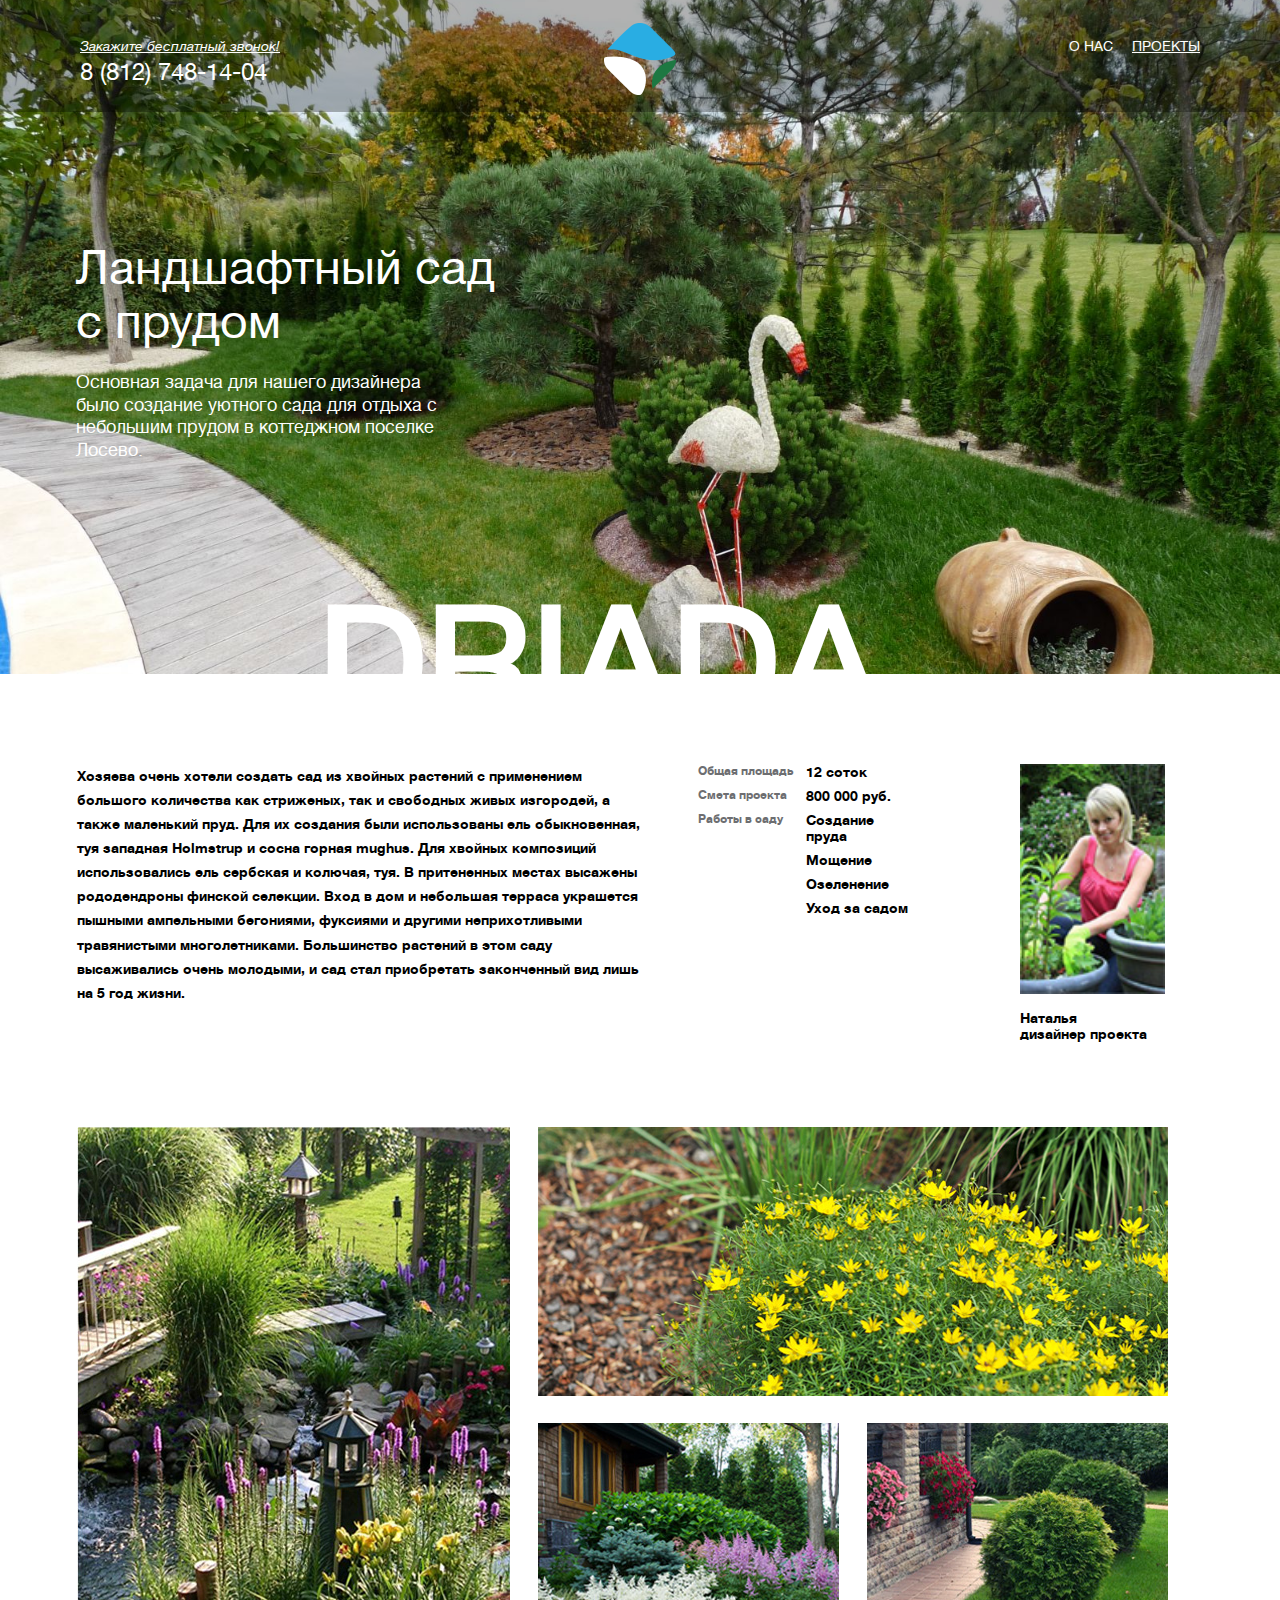
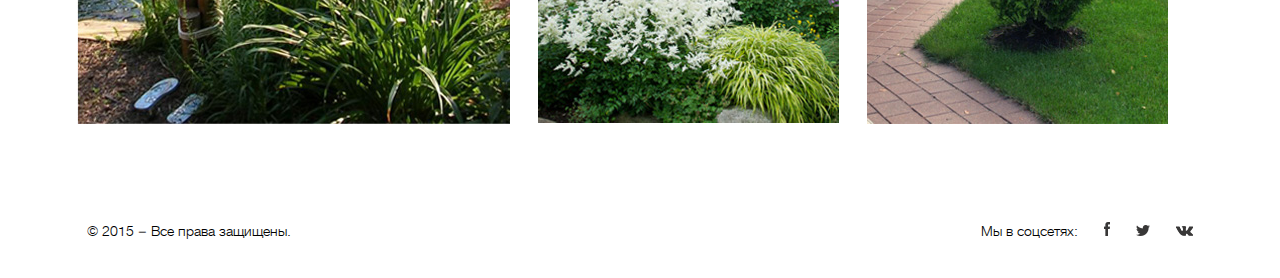
<file: project-romanivka.html>
<!doctype html>
<!--[if lt IE 7]>      <html class="no-js lt-ie9 lt-ie8 lt-ie7" lang="ru"> <![endif]-->
<!--[if IE 7]>         <html class="no-js lt-ie9 lt-ie8" lang="ru"> <![endif]-->
<!--[if IE 8]>         <html class="no-js lt-ie9" lang="ru"> <![endif]-->
<!--[if gt IE 8]><!--> <html class="no-js" lang="ru"> <!--<![endif]-->
  <head>
    <meta charset="utf-8">
    <meta http-equiv="X-UA-Compatible" content="IE=edge">
    <title>Проекты | Driada</title>
    <meta name="description" content="Мы студия ландшафтного дизайна 
основанная в 2007 году в городе Санкт-Петербурге.">
    <meta name="viewport" content="width=device-width, initial-scale=1">

    <link rel="stylesheet" href="css/normalize.min.css">
    <link rel="stylesheet" href="css/style.css">

    <!--[if lt IE 9]>
        <script src="js/html5-3.6-respond-1.4.2.min.js"></script>
    <![endif]-->
  </head>
  <body>
    <!--[if lt IE 8]>
        <p>You are using an <strong>outdated</strong> browser. Please <a href="http://browsehappy.com/">upgrade your browser</a> to improve your experience.</p>
    <![endif]-->
    
    <!-- promo -->
    <section class="promo project-romanivka-promo">
      <!-- header -->
      <header class="header">
        <div class="container header-padding">

          <div class="header-contact">
            <a href="#" class="header-callback">Закажите бесплатный звонок!</a>
            <span class="header-phone">8 (812) 748-14-04</span>
          </div>

          <a href="index.html" class="header-logo"><img src="img/logo.png" alt="Логотип"></a>

          <nav class="header-menu">
            <ul>
              <li><a href="about-us.html">О нас</a></li>
              <li><a class="active" href="projects.html">Проекты</a></li>
            </ul>
          </nav>
        </div>
      </header>
      
      <div class="container">
        <h1 class="promo-title promo-header">Ландшафтный сад с прудом</h1>
        <p class="promo-subtitle promo-text">Основная задача  для нашего дизайнера  было создание уютного сада для отдыха с небольшим прудом в коттеджном поселке Лосево.</p>
      </div>

    </section>
      
    <main>
      <section class="about-project">
        <div class="container about-project-padding">
          <p class="about-project-text">
            Хозяева очень хотели создать сад из хвойных растений с применением большого количества как стриженых, так и свободных живых изгородей, а также маленький пруд. Для их создания были использованы ель обыкновенная, туя западная Holmstrup и сосна горная mughus. Для хвойных композиций использовались ель сербская и колючая, туя. В притененных местах высажены рододендроны финской селекции. Вход в дом и небольшая терраса украшется пышными ампельными  бегониями, фуксиями и другими неприхотливыми травянистыми многолетниками. Большинство растений в этом саду высаживались очень молодыми, и сад стал приобретать законченный вид лишь на 5 год жизни.
          </p>
          <div class="about-project-description-wrap">
            <table class="about-project-description">
              <tr>
                <td>Общая площадь</td>
                <td>12 соток</td>
              </tr>
              <tr>
                <td>Смета проекта</td>
                <td>800 000 руб.</td>
              </tr>
              <tr>
                <td>Работы в саду</td>
                <td>
                  <ul>
                    <li>Создание пруда</li>
                    <li>Мощение</li>
                    <li>Озеленение</li>
                    <li>Уход за садом</li>
                  </ul>
                </td>
              </tr>
            </table>
          </div>
          <figure class="about-project-designer-img">
            <img src="img/designer-nataly.jpg" alt="Наталья дизайнер проекта">
            <figcaption class="about-project-designer-autor">Наталья<br> дизайнер проекта</figcaption>
          </figure>
        </div>
      </section>
      
      
      <!-- project-images -->
      <section class="project-images">
        <div class="container about-project-padding">
          <div class="img-vertical">
            <img src="img/project-romanivka/project-photo-vertical.jpg" alt="Фотография наших работ">
          </div>
          
          <div class="img-horisontal">
            <img src="img/project-romanivka/project-photo-horisontal.jpg" alt="Фотография наших работ">
          </div>
          
          <div class="img-square">
            <img src="img/project-romanivka/project-photo-square1.jpg" alt="Фотография наших работ">
          </div>
          
          <div class="img-square">
            <img src="img/project-romanivka/project-photo-square2.jpg" alt="Фотография наших работ">
          </div>
        </div>
      </section>
    </main>
    
    
    <!-- footer -->
    <footer class="footer">
      <div class="container">
        <div class="copy"><p class="footer-text">© 2015 – Все права защищены.</p></div>
        <div class="social">
          <p class="footer-text">Мы в соцсетях:</p>
          <ul class="social-nav">
            <li><a href="#" class="social-fb"></a></li>
            <li><a href="#" class="social-tw"></a></li>
            <li><a href="#" class="social-vk"></a></li>
          </ul>
        </div>
      </div>
    </footer>

    <script src="https://ajax.googleapis.com/ajax/libs/jquery/2.2.0/jquery.min.js"></script>
    <script src="js/script.js"></script>
  </body>
</html>
</file>
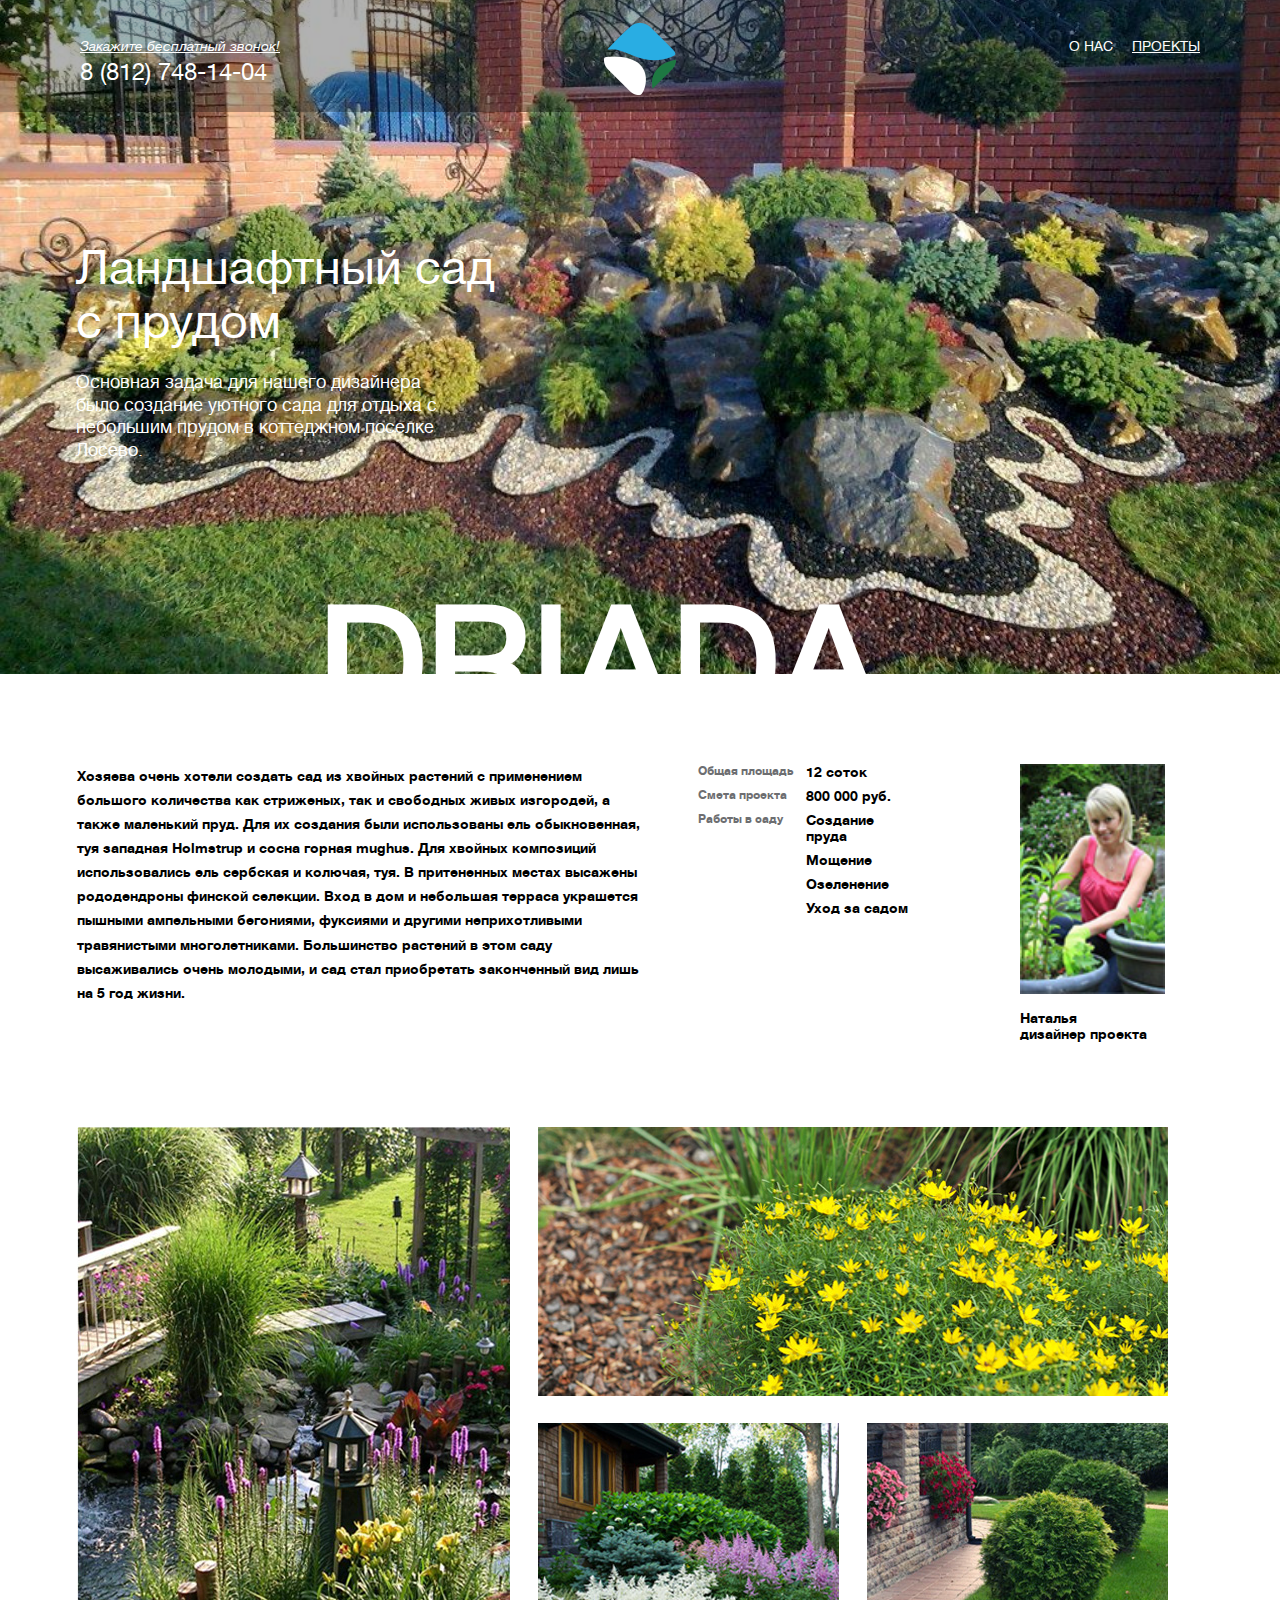
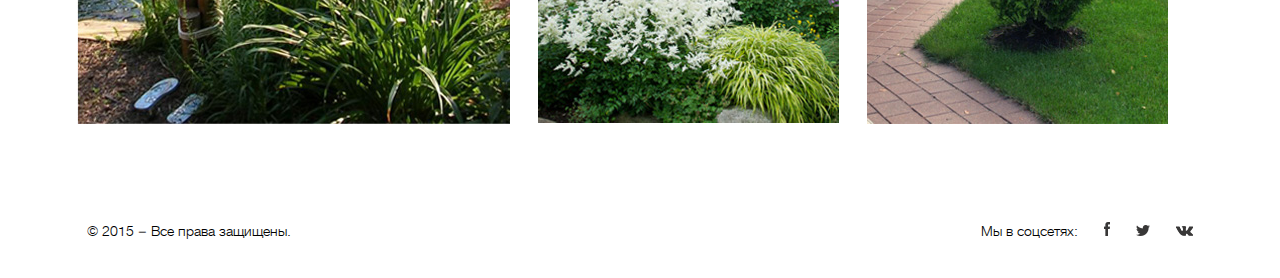
<file: project-sosnovka.html>
<!doctype html>
<!--[if lt IE 7]>      <html class="no-js lt-ie9 lt-ie8 lt-ie7" lang="ru"> <![endif]-->
<!--[if IE 7]>         <html class="no-js lt-ie9 lt-ie8" lang="ru"> <![endif]-->
<!--[if IE 8]>         <html class="no-js lt-ie9" lang="ru"> <![endif]-->
<!--[if gt IE 8]><!--> <html class="no-js" lang="ru"> <!--<![endif]-->
  <head>
    <meta charset="utf-8">
    <meta http-equiv="X-UA-Compatible" content="IE=edge">
    <title>Проекты | Driada</title>
    <meta name="description" content="Мы студия ландшафтного дизайна 
основанная в 2007 году в городе Санкт-Петербурге.">
    <meta name="viewport" content="width=device-width, initial-scale=1">

    <link rel="stylesheet" href="css/normalize.min.css">
    <link rel="stylesheet" href="css/style.css">

    <!--[if lt IE 9]>
        <script src="js/html5-3.6-respond-1.4.2.min.js"></script>
    <![endif]-->
  </head>
  <body>
    <!--[if lt IE 8]>
        <p>You are using an <strong>outdated</strong> browser. Please <a href="http://browsehappy.com/">upgrade your browser</a> to improve your experience.</p>
    <![endif]-->
    
    <!-- promo -->
    <section class="promo project-sosnovka-promo">
      <!-- header -->
      <header class="header">
        <div class="container header-padding">

          <div class="header-contact">
            <a href="#" class="header-callback">Закажите бесплатный звонок!</a>
            <span class="header-phone">8 (812) 748-14-04</span>
          </div>

          <a href="index.html" class="header-logo"><img src="img/logo.png" alt="Логотип"></a>

          <nav class="header-menu">
            <ul>
              <li><a href="about-us.html">О нас</a></li>
              <li><a class="active" href="projects.html">Проекты</a></li>
            </ul>
          </nav>
        </div>
      </header>
      
      <div class="container">
        <h1 class="promo-title promo-header">Ландшафтный сад с прудом</h1>
        <p class="promo-subtitle promo-text">Основная задача  для нашего дизайнера  было создание уютного сада для отдыха с небольшим прудом в коттеджном поселке Лосево.</p>
      </div>

    </section>
      
    <main>
      <section class="about-project">
        <div class="container about-project-padding">
          <p class="about-project-text">
            Хозяева очень хотели создать сад из хвойных растений с применением большого количества как стриженых, так и свободных живых изгородей, а также маленький пруд. Для их создания были использованы ель обыкновенная, туя западная Holmstrup и сосна горная mughus. Для хвойных композиций использовались ель сербская и колючая, туя. В притененных местах высажены рододендроны финской селекции. Вход в дом и небольшая терраса украшется пышными ампельными  бегониями, фуксиями и другими неприхотливыми травянистыми многолетниками. Большинство растений в этом саду высаживались очень молодыми, и сад стал приобретать законченный вид лишь на 5 год жизни.
          </p>
          <div class="about-project-description-wrap">
            <table class="about-project-description">
              <tr>
                <td>Общая площадь</td>
                <td>12 соток</td>
              </tr>
              <tr>
                <td>Смета проекта</td>
                <td>800 000 руб.</td>
              </tr>
              <tr>
                <td>Работы в саду</td>
                <td>
                  <ul>
                    <li>Создание пруда</li>
                    <li>Мощение</li>
                    <li>Озеленение</li>
                    <li>Уход за садом</li>
                  </ul>
                </td>
              </tr>
            </table>
          </div>
          <figure class="about-project-designer-img">
            <img src="img/designer-nataly.jpg" alt="Наталья дизайнер проекта">
            <figcaption class="about-project-designer-autor">Наталья<br> дизайнер проекта</figcaption>
          </figure>
        </div>
      </section>
      
      
      <!-- project-images -->
      <section class="project-images">
        <div class="container about-project-padding">
          <div class="img-vertical">
            <img src="img/project-sosnovka/project-photo-vertical.jpg" alt="Фотография наших работ">
          </div>
          
          <div class="img-horisontal">
            <img src="img/project-sosnovka/project-photo-horisontal.jpg" alt="Фотография наших работ">
          </div>
          
          <div class="img-square">
            <img src="img/project-sosnovka/project-photo-square1.jpg" alt="Фотография наших работ">
          </div>
          
          <div class="img-square">
            <img src="img/project-sosnovka/project-photo-square2.jpg" alt="Фотография наших работ">
          </div>
        </div>
      </section>
    </main>
    
    
    <!-- footer -->
    <footer class="footer">
      <div class="container">
        <div class="copy"><p class="footer-text">© 2015 – Все права защищены.</p></div>
        <div class="social">
          <p class="footer-text">Мы в соцсетях:</p>
          <ul class="social-nav">
            <li><a href="#" class="social-fb"></a></li>
            <li><a href="#" class="social-tw"></a></li>
            <li><a href="#" class="social-vk"></a></li>
          </ul>
        </div>
      </div>
    </footer>

    <script src="https://ajax.googleapis.com/ajax/libs/jquery/2.2.0/jquery.min.js"></script>
    <script src="js/script.js"></script>
  </body>
</html>
</file>
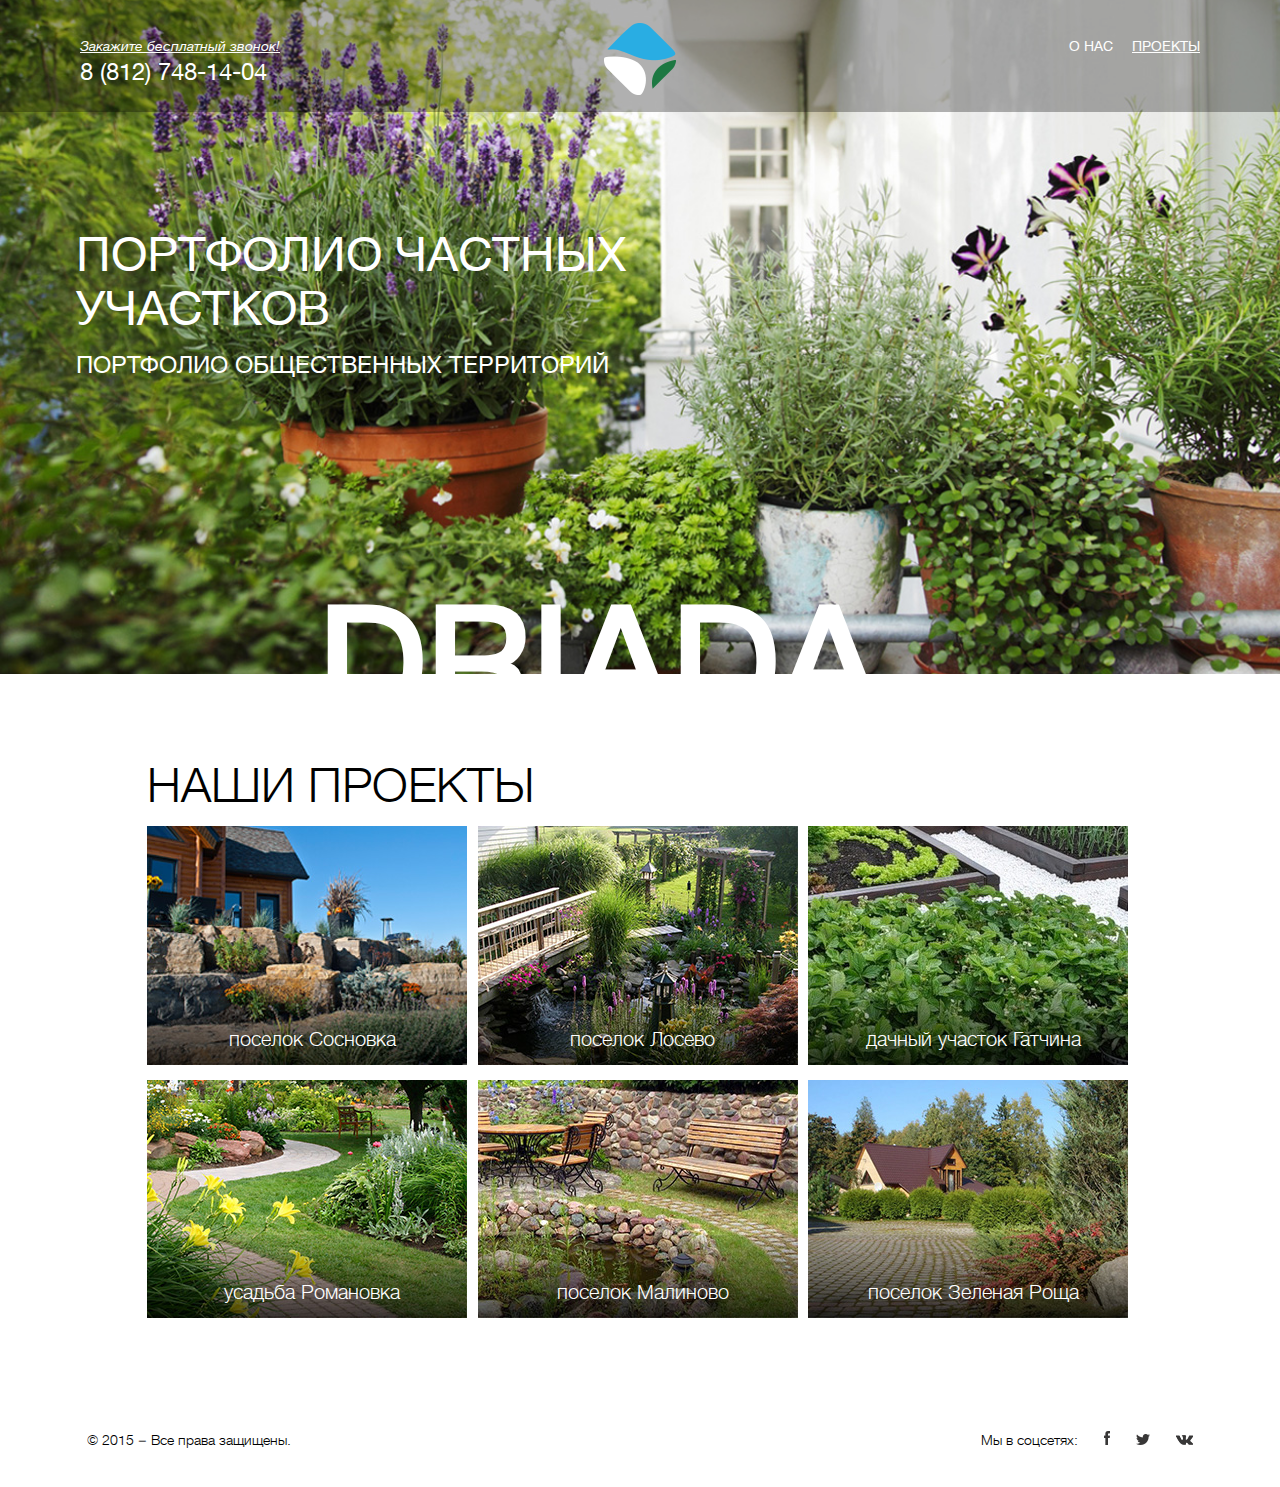
<file: projects.html>
<!doctype html>
<!--[if lt IE 7]>      <html class="no-js lt-ie9 lt-ie8 lt-ie7" lang="ru"> <![endif]-->
<!--[if IE 7]>         <html class="no-js lt-ie9 lt-ie8" lang="ru"> <![endif]-->
<!--[if IE 8]>         <html class="no-js lt-ie9" lang="ru"> <![endif]-->
<!--[if gt IE 8]><!--> <html class="no-js" lang="ru"> <!--<![endif]-->
  <head>
    <meta charset="utf-8">
    <meta http-equiv="X-UA-Compatible" content="IE=edge">
    <title>Проекты | Driada</title>
    <meta name="description" content="Мы студия ландшафтного дизайна 
основанная в 2007 году в городе Санкт-Петербурге.">
    <meta name="viewport" content="width=device-width, initial-scale=1">

    <link rel="stylesheet" href="css/normalize.min.css">
    <link rel="stylesheet" href="css/style.css">

    <!--[if lt IE 9]>
        <script src="js/html5-3.6-respond-1.4.2.min.js"></script>
    <![endif]-->
  </head>
  <body>
    <!--[if lt IE 8]>
        <p>You are using an <strong>outdated</strong> browser. Please <a href="http://browsehappy.com/">upgrade your browser</a> to improve your experience.</p>
    <![endif]-->
    
    <!-- promo -->
    <section class="promo projects-promo">
      <!-- header -->
      <header class="header">
        <div class="container header-padding">

          <div class="header-contact">
            <a href="#" class="header-callback">Закажите бесплатный звонок!</a>
            <span class="header-phone">8 (812) 748-14-04</span>
          </div>

          <a href="index.html" class="header-logo"><img src="img/logo.png" alt="Логотип"></a>

          <nav class="header-menu">
            <ul>
              <li><a href="about-us.html">О нас</a></li>
              <li><a class="active" href="projects.html">Проекты</a></li>
            </ul>
          </nav>
        </div>
      </header>
      
      <div class="container">
        <h1 class="promo-title">Портфолио частных участков</h1>
        <p class="promo-subtitle">Портфолио общественных территорий</p>
      </div>

    </section>
      
    <main>
      <!-- projects -->
      <section class="projects">
        <div class="container projects-padding">
          <h2 class="projects-title">Наши проекты</h2>
          <div class="projects-wrap">

            <div class="projects-item">
              <a href="project-sosnovka.html">
                <figure class="projects-img">
                  <img src="img/project-sosnovka.jpg" alt="поселок Сосновка">
                  <figcaption class="projects-text">поселок Сосновка</figcaption>
                </figure>
              </a>
            </div>

            <div class="projects-item">
              <a href="project-garden.html">
                <figure class="projects-img">
                  <img src="img/project-losevo.jpg" alt="поселок Лосево">
                  <figcaption class="projects-text">поселок Лосево</figcaption>
                </figure>
              </a>
            </div>

            <div class="projects-item">
              <a href="project-gatchina.html">
                <figure class="projects-img">
                  <img src="img/project-gatchina.jpg" alt="дачный участок Гатчина">
                  <figcaption class="projects-text">дачный участок Гатчина</figcaption>
                </figure>
              </a>
            </div>

            <div class="projects-item">
              <a href="project-romanivka.html">
                <figure class="projects-img">
                  <img src="img/project-romanivka.jpg" alt="усадьба Романовка">
                  <figcaption class="projects-text">усадьба Романовка</figcaption>
                </figure>
              </a>
            </div>

            <div class="projects-item">
              <a href="project-malinovo.html">
                <figure class="projects-img">
                  <img src="img/project-malinovo.jpg" alt="поселок Малиново">
                  <figcaption class="projects-text">поселок Малиново</figcaption>
                </figure>
              </a>
            </div>

            <div class="projects-item">
              <a href="project-green-roscha.html">
                <figure class="projects-img">
                  <img src="img/project-zelenaya-roscha.jpg" alt="поселок Зеленая Роща">
                  <figcaption class="projects-text">поселок Зеленая Роща</figcaption>
                </figure>
              </a>
            </div>
          </div>
        </div>
      </section>
    </main>
    
    
    <!-- footer -->
    <footer class="footer">
      <div class="container">
        <div class="copy"><p class="footer-text">© 2015 – Все права защищены.</p></div>
        <div class="social">
          <p class="footer-text">Мы в соцсетях:</p>
          <ul class="social-nav">
            <li><a href="#" class="social-fb"></a></li>
            <li><a href="#" class="social-tw"></a></li>
            <li><a href="#" class="social-vk"></a></li>
          </ul>
        </div>
      </div>
    </footer>

    <script src="https://ajax.googleapis.com/ajax/libs/jquery/2.2.0/jquery.min.js"></script>
    <script src="js/script.js"></script>
  </body>
</html>
</file>
<file: css/style.css>
/*                                      fonts */
@font-face {
  font-weight: 800;
  font-style: italic;
  font-family: "Helvetica";
  src: url("font/helveticaitalic.woff2") format("woff2"),
       url("font/helveticaitalic.woff") format("woff"),
       url("font/helveticaitalic.ttf") format("truetype");
}

@font-face {
  font-weight: normal;
  font-style: normal;
  font-family: "Helvetica Neue";
  src: url("font/helveticaneuecyr-bold.woff2") format("woff2"),
       url("font/helveticaneuecyr-bold.woff") format("woff"),
       url("font/helveticaneuecyr-bold.ttf") format("truetype");
}

@font-face {
  font-weight: 300;
  font-style: normal;
  font-family: "Helvetica Neue";
  src: url("font/helveticaneuecyr-light.woff2") format("woff2"),
       url("font/helveticaneuecyr-light.woff") format("woff"),
       url("font/helveticaneuecyr-light.ttf") format("truetype");
}

@font-face {
  font-weight: 600;
  font-style: normal;
  font-family: "Helvetica Neue";
  src: url("font/helveticaneuecyr-medium.woff2") format("woff2"),
       url("font/helveticaneuecyr-medium.woff") format("woff"),
       url("font/helveticaneuecyr-medium.ttf") format("truetype");
}

@font-face {
  font-weight: 500;
  font-style: normal;
  font-family: "Helvetica Neue";
  src: url("font/helveticaneuecyr-roman.woff2") format("woff2"),
       url("font/helveticaneuecyr-roman.woff") format("woff"),
       url("font/helveticaneuecyr-roman.ttf") format("truetype");
}

@font-face {
  font-weight: normal;
  font-style: normal;
  font-family: "Helvetica";
  src: url("font/helveticaregular.woff2") format("woff2"),
       url("font/helveticaregular.woff") format("woff"),
       url("font/helveticaregular.ttf") format("truetype");
}


/*                                      global classes */
* {
  box-sizing: border-box;
}

*:before,
*:after {
  box-sizing: border-box;
}

h1, 
h2, 
h3, 
h4, 
h5, 
h6, 
p, 
ul, 
li, 
blockquote, 
figure {
  margin: 0;
  padding: 0;
}

body {
  font-weight: 300;
  font-family: "Helvetica Neue", "Helvetica", "Arial", sans-serif;
}

a {
  color: #fff;
  text-decoration: none;
}

.container {
  margin-right: auto;
  margin-left: auto;
  padding-right: 10px;
  padding-left: 10px;
  width: 1268px;
}

.section-btn {
  background-color: #65abd0;
  color: white;
  font-size: 14px;
}


/*                                         promo */
.promo {
  position: relative;
  overflow: hidden;
  min-height: 674px;
}

.promo:before {
  position: absolute;
  right: 0;
  bottom: -79px;
  left: 0;
  margin: 0 auto;
  width: 645px;
  color: white;
  content: "Driada";
  text-transform: uppercase;
  font-weight: 700;
  font-size: 154px;
  font-family: "Arial Black", "Helvetica", sans-serif;
}

.promo-title,
.promo-subtitle {
  padding-left: 60px;
  width: 700px;
  color: white;
  text-transform: uppercase;
  font-weight: 500;
  font-family: "Helvetica Neue";
}

.promo-title {
  margin-top: 116px;
  font-size: 48px;
}

.promo-subtitle {
  margin-top: 15px;
  font-size: 24px;
}

.promo-header {
  padding-top: 13px;
  width: 500px;
  text-transform: none;
}

.promo-text {
  padding-top: 7px;
  width: 440px;
  text-transform: none;
  font-size: 18px;
  line-height: 1.25;
}

.main-promo {
  background: url(../img/promo-main-bg.jpg) no-repeat center;
  background-size: cover;
}

.projects-promo {
  background: url(../img/projects-promo-bg.jpg) no-repeat center;
  background-size: cover;
}

.project-garden-promo {
  background: url(../img/project-garden/project-promo-bg.jpg) no-repeat center;
  background-size: cover;
}

.project-gatchina-promo {
  background: url(../img/project-gatchina/project-promo-bg.jpg) no-repeat center;
  background-size: cover;
}

.project-green-roscha-promo {
  background: url(../img/project-green-roscha/project-promo-bg.jpg) no-repeat center;
  background-size: cover;
}

.project-malinovo-promo {
  background: url(../img/project-malinovo/project-promo-bg.jpg) no-repeat center;
  background-size: cover;
}

.project-romanivka-promo {
  background: url(../img/project-romanivka/project-promo-bg.jpg) no-repeat center;
  background-size: cover;
}

.project-sosnovka-promo {
  background: url(../img/project-sosnovka/project-promo-bg.jpg) no-repeat center;
  background-size: cover;
}

.about-us-promo {
  background: url(../img/services-promo-bg.jpg) no-repeat center;
  background-size: cover;
}

.header {
  position: relative;
  overflow: hidden;
  padding-top: 37px;
  padding-bottom: 26px;
  background-color: rgba(0,0,0,.3);
  color: white;
  font-weight: normal;
  font-family: "Helvetica";
}

.header-padding {
  padding-right: 74px;
  padding-left: 74px;
}

.header-contact {
  float: left;
  text-align: left;
  font-weight: 300;
}

.header-logo {
  position: absolute;
  top: 23px;
  right: 0;
  left: 0;
  margin: 0 auto;
  width: 72px;
}

.header-menu {
  float: right;
  text-align: right;
}

.header-callback {
  color: white;
  text-decoration: underline;
  font-style: italic;
  font-size: 14px;
}

.header-phone {
  display: block;
  padding-top: 3px;
  font-size: 24px;
}

.header-menu ul {
  width: 310px;
}

.header-menu li {
  display: inline-block;
  padding-bottom: 12px;
  padding-left: 15px;
  text-transform: uppercase;
  font-size: 14px;
}

.header-menu a:hover, .header-menu a.active {
  text-decoration: underline;
}

/*                                         promo-services */
.promo-services {
  margin: 0 auto;
  padding-top: 255px;
  max-width: 1024px;
  text-align: center;
}

.promo-service-item {
  display: inline-block;
  margin-right: 29px;
  width: 148px;
}

.promo-service-item:last-child {
  margin-right: 0;
}

.promo-service-item a {
  display: block;
  margin-top: 126px;
  text-transform: uppercase;
  font-weight: 300;
  font-size: 14px;
  font-family: "Helvetica Neue";
}

.promo-icon-design,
.promo-icon-beautify,
.promo-icon-greenery,
.promo-icon-garden {
  position: relative;
}

.promo-icon-beautify:before,
.promo-icon-design:before,
.promo-icon-garden:before,
.promo-icon-greenery:before {
  position: absolute;
  top: 0;
  right: 0;
  left: 0;
  margin: auto;
  width: 113px;
  height: 101px;
  background-image: url("../img/spritesheet.png");
  background-repeat: no-repeat;
  content: "";
}

.promo-icon-beautify:before {
  background-position: -71px -5px;
}

.promo-icon-design:before {
  background-position: -5px -114px;
}

.promo-icon-garden:before {
  background-position: -194px -5px;
}

.promo-icon-greenery:before {
  background-position: -127px -114px;
}


/*                                         about */
.about {
  padding-top: 15px;
  background: url("../img/pattern-bg.png") no-repeat center;
  background-size: cover;
  text-align: center;
  font-weight: 300;
  font-family: "Helvetica Neue";
}

.about-title {
  color: #0199ec;
  text-transform: uppercase;
  font-size: 30px;
}

.about-subtitle,
.about-text {
  margin: 0 auto;
  width: 460px;
}

.about-subtitle {
  padding-top: 72px;
  padding-bottom: 27px;
  font-weight: 300;
  font-size: 20px;
}

.about-text {
  padding-bottom: 90px;
  font-size: 16px;
}


/*                                         advantages */
.advantages {
  overflow: hidden;
}

.advantages-item {
  float: left;
  margin: 0 1px;
  width: 33%;
  text-align: center;
}

.advantages-team,
.advantages-exhibition,
.advantages-reviews {
  height: 258px;
}

.advantages-team {
  background: url("../img/advantage-team.jpg");
}

.advantages-exhibition {
  background: url("../img/advantage-exhibition.jpg");
}

.advantages-reviews {
  background: url("../img/advantage-reviews.jpg");
}

.advantages-text {
  padding: 32px;
  background-color: #eaeaeb;
  text-transform: uppercase;
  font-size: 16px;
}


/*                                         main-project */
.main-project {
  overflow: hidden;
  padding-top: 79px;
  padding-bottom: 78px;
}

.main-project-img,
.main-project-description {
  float: left;
  width: 50%;
}

.main-project-description {
  padding-left: 61px;
}

.main-title {
  padding-bottom: 76px;
  font-weight: 300;
  font-size: 48px;
}

.main-text {
  padding-bottom: 74px;
  width: 300px;
  color: #888888;
  font-size: 14px;
  line-height: 1.25;
}

.main-project-btn {
  padding: 16px 30px;
}

.main-project-designer-img {
  float: right;
  margin-top: 5px;
  margin-right: 53px;
}

.main-project-designer-text {
  display: block;
  margin-top: 7px;
  width: 115px;
  font-weight: 600;
  font-size: 14px;
}


/*                                         rm-solutions */
.rm-solutions {
  overflow: hidden;
  background: url("../img/pattern-bg.png") no-repeat center;
  background-size: cover;
}

.rm-description {
  padding-left: 93px;
}

.rm-title {
  padding: 21px 0 50px;
}

.rm-text {
  padding-bottom: 38px;
  width: 430px;
}


/*                                         consultation-promo */
.consultation-promo {
  margin-top: 81px;
  height: 265px;
  background: url("../img/decorative-bg.jpg") no-repeat center;
  background-size: cover;
}

.consultation {
  padding: 51px 0;
  background-color: #e5e5e5;
  text-align: center;
}

.consultation-title {
  padding-bottom: 38px;
  font-weight: 300;
  font-size: 36px;
}

.consultation-form {
}

.consultation-form label {
  margin-right: 30px;
  font-weight: 600;
  font-size: 14px;
}

.consultation-form input[type="email"],
.consultation-form input[type="submit"] {
  padding: 16px;
  outline: none;
  border: none;
  border-radius: 5px;
  font-size: 14px;
}

.consultation-form input[type="email"] {
  padding-left: 40px;
  width: 320px;
}

.mail-icon {
  position: relative;
}

.mail-icon:before {
  position: absolute;
  top: 3px;
  left: 9px;
  width: 20px;
  height: 14px;
  background-image: url(../img/spritesheet.png);
  background-position: -41px -5px;
  background-repeat: no-repeat;
  content: "";
}

.consultation-form input[type="submit"] {
  margin-left: 30px;
  width: 177px;
}


/*                                         contact */
.contact {
  overflow: hidden;
}

.contact-information {
  position: relative;
  z-index: 2;
  margin: 0 auto;
  padding-top: 68px;
  padding-bottom: 45px;
  width: 640px;
  background-color: white;
  text-align: center;
}

.contact-title {
  padding-bottom: 42px;
  font-weight: 300;
  font-size: 48px;
}

.contact-text {
  padding-bottom: 49px;
  color: #888;
  font-size: 14px;
  line-height: 1.25;
}

.contact-map,
.contact-office {
  z-index: 1;
  float: left;
  margin-top: -100px;
  width: 50%;
  height: 450px;
}


/*                                         projects */
.projects {
  padding-top: 85px;
  padding-bottom: 50px;
}

.projects-padding {
  padding-right: 25px;
  padding-left: 141px;
}

.projects-wrap {
  overflow: hidden;
  margin-top: 13px;
}

.projects-title {
  text-transform: uppercase;
  font-weight: 300;
  font-size: 48px;
}

.projects-item {
  float: left;
  width: 30%;
}

.projects-img {
  position: relative;
  margin-bottom: 11px;
}

.projects-text {
  position: absolute;
  right: 0;
  bottom: 18px;
  left: 0;
  margin: 0 auto;
  text-align: center;
  font-weight: 300;
  font-size: 20px;
}


/* about-project */
.about-project {
  overflow: hidden;
  padding-top: 90px;
  padding-bottom: 85px;
  font-weight: normal;
  font-size: 14px;
}

.about-project-padding {
  padding-right: 55px;
  padding-left: 71px;
}

.about-project-text {
  float: left;
  width: 50%;
  line-height: 1.72;
}

.about-project-description-wrap {
  float: left;
  padding-left: 50px;
  width: 30%;
}

.about-project-designer-img {
  float: right;
  padding-left: 29px;
  width: 20%;
}

.about-project-designer-img img {
  width: 145px;
}

.about-project-designer-autor {
  padding-top: 13px;
  font-weight: 400;
}

.about-project-description tr {
  display: block;
  margin-bottom: 8px;
}

.about-project-description td:first-child {
  color: #6d6e71;
  vertical-align: top;
  font-size: 12px;
}

.about-project-description td {
  width: 108px;
}

.about-project-description li {
  padding-bottom: 8px;
  list-style: none;
}


/* project-images */
.project-images {
  overflow: hidden;
  padding-bottom: 50px;
}

.img-vertical,
.img-horisontal,
.img-square {
  float: left;
}

.img-horisontal,
.img-square {
  margin-left: 28px;
}

.img-vertical {
  width: 433px;
  height: 597px;
}

.img-horisontal {
  margin-bottom: 27px;
  width: 630px;
  height: 269px;
}

.img-square {
  width: 301px;
  height: 300px;
}


/*                                         about-us */
.about-us {
  overflow: hidden;
  padding-top: 91px;
  padding-bottom: 90px;
}

.about-us-text-wrap,
.about-us-img {
  float: left;
  width: 50%;
}

.about-us-text-wrap {
  padding-left: 82px;
  color: #878787;
  font-weight: normal;
}

.about-us-title {
  padding-bottom: 66px;
  font-weight: normal;
  font-size: 18px;
}

.about-us-text,
.about-us-subtitle {
  padding-left: 49px;
  width: 440px;
  font-size: 14px;
  line-height: 18px;
}

.about-us-subtitle {
  padding-top: 42px;
  padding-bottom: 18px;
  text-transform: uppercase;
  font-weight: normal;
}

.about-us-ul li {
  list-style: none;
}

.about-us-img {
  margin-top: 3px;
}

.about-us-img img {
  border: 1px solid #000;
}


/*                                         offer */
.offer {
  padding-top: 47px;
  background: url(../img/pattern-bg.png) no-repeat center;
  background-size: cover;
  text-align: center;
}

.offer-title,
.offer-text {
  margin: 0 auto;
  width: 700px;
}

.offer-title {
  padding-bottom: 43px;
  font-weight: 300;
  font-size: 36px;
}

.offer-text {
  font-size: 14px;
  line-height: 18px;
}

.offer-video {
  margin-top: 52px;
}

.offer-video iframe {
  border: none;
}

.about-us-consultation {
  background-color: white;
}

.about-us-consultation input[type="email"] {
  border: 2px solid #878787;
}


/*                                         footer */
.footer {
  overflow: hidden;
  padding-top: 48px;
  padding-bottom: 38px;
}

.footer-text {
  display: inline-block;
  font-size: 14px;
}

.copy {
  float: left;
  margin-left: 71px;
}

.social {
  float: right;
  margin-right: 71px;
}

.social-nav,
.social-nav li,
.social-nav a {
  display: inline-block;
}

.social-nav li {
  margin-left: 22px;
}

.social-fb,
.social-tw,
.social-vk {
  background-image: url("../img/spritesheet.png");
  background-repeat: no-repeat;
}

.social-fb {
  width: 6px;
  height: 14px;
  background-position: -317px -5px;
}

.social-tw {
  width: 14px;
  height: 11px;
  background-position: -333px -5px;
}

.social-vk {
  width: 17px;
  height: 10px;
  background-position: -333px -26px;
}
</file>
